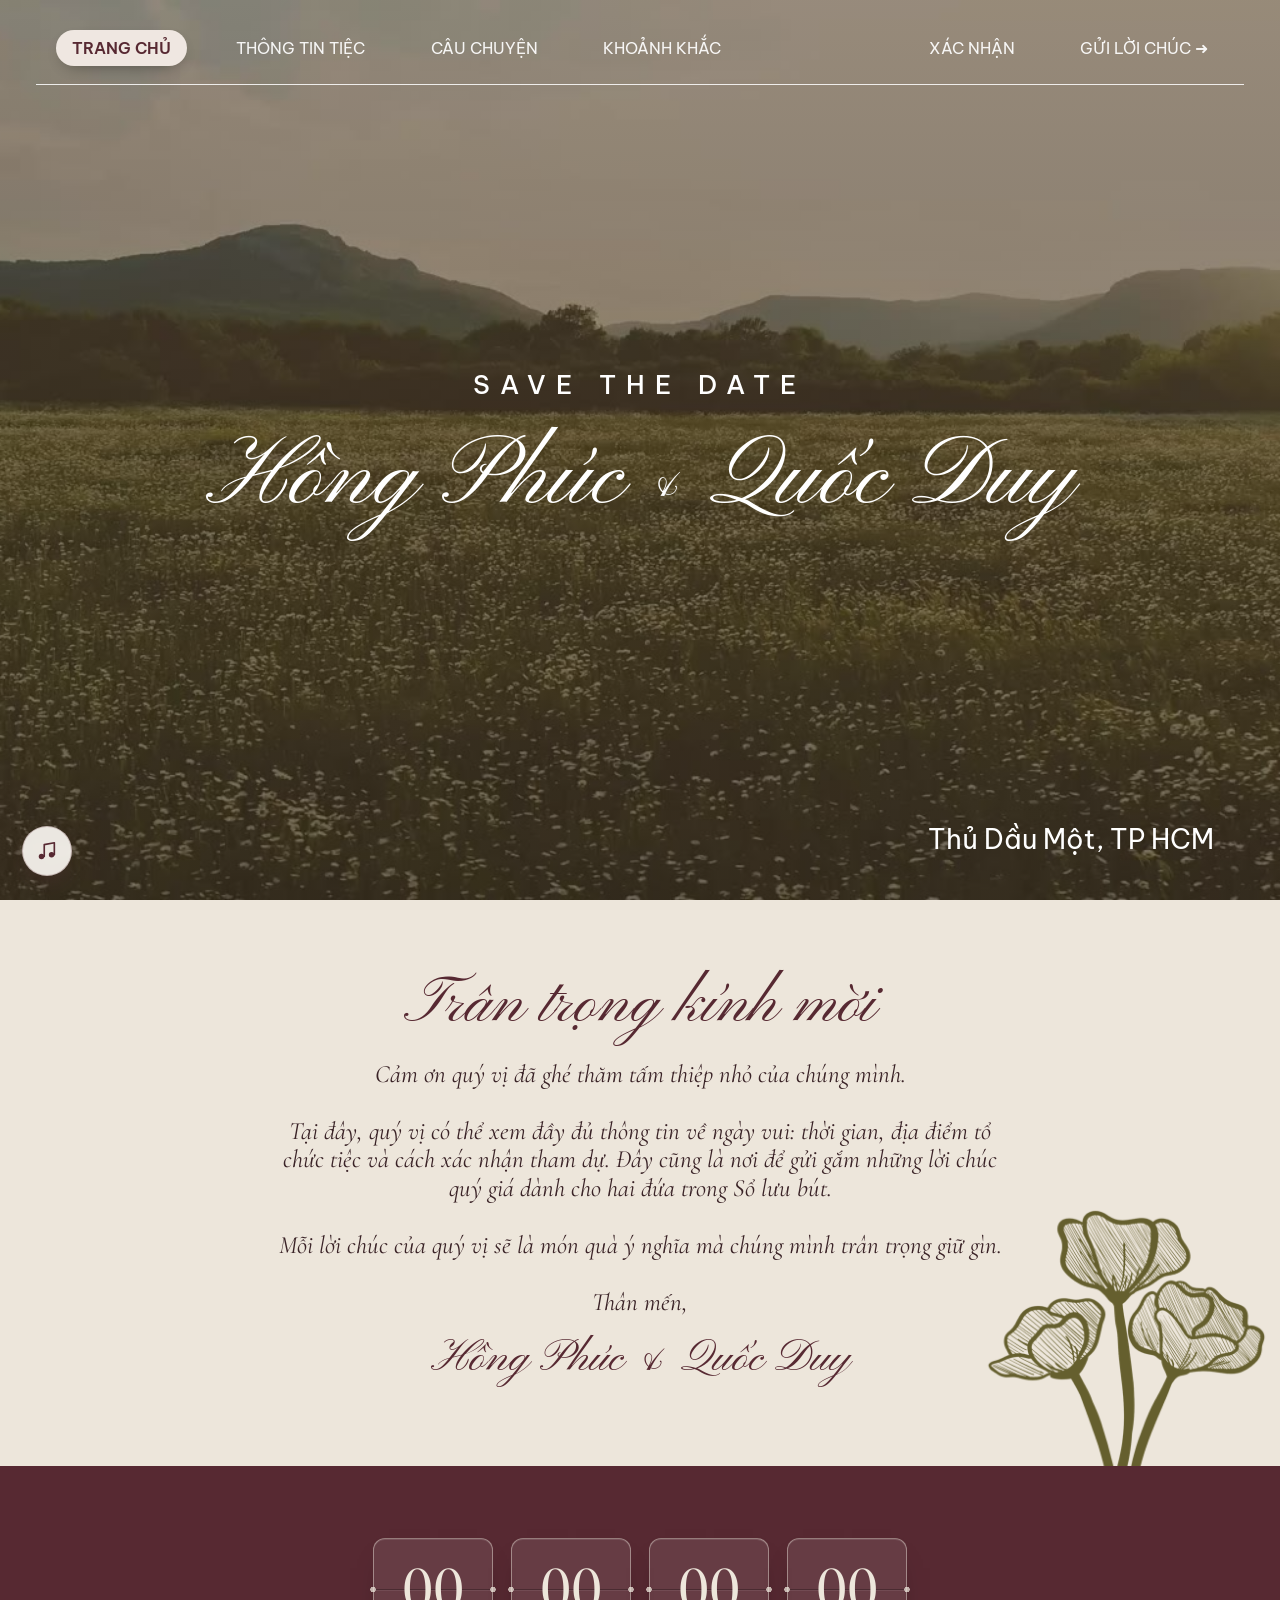
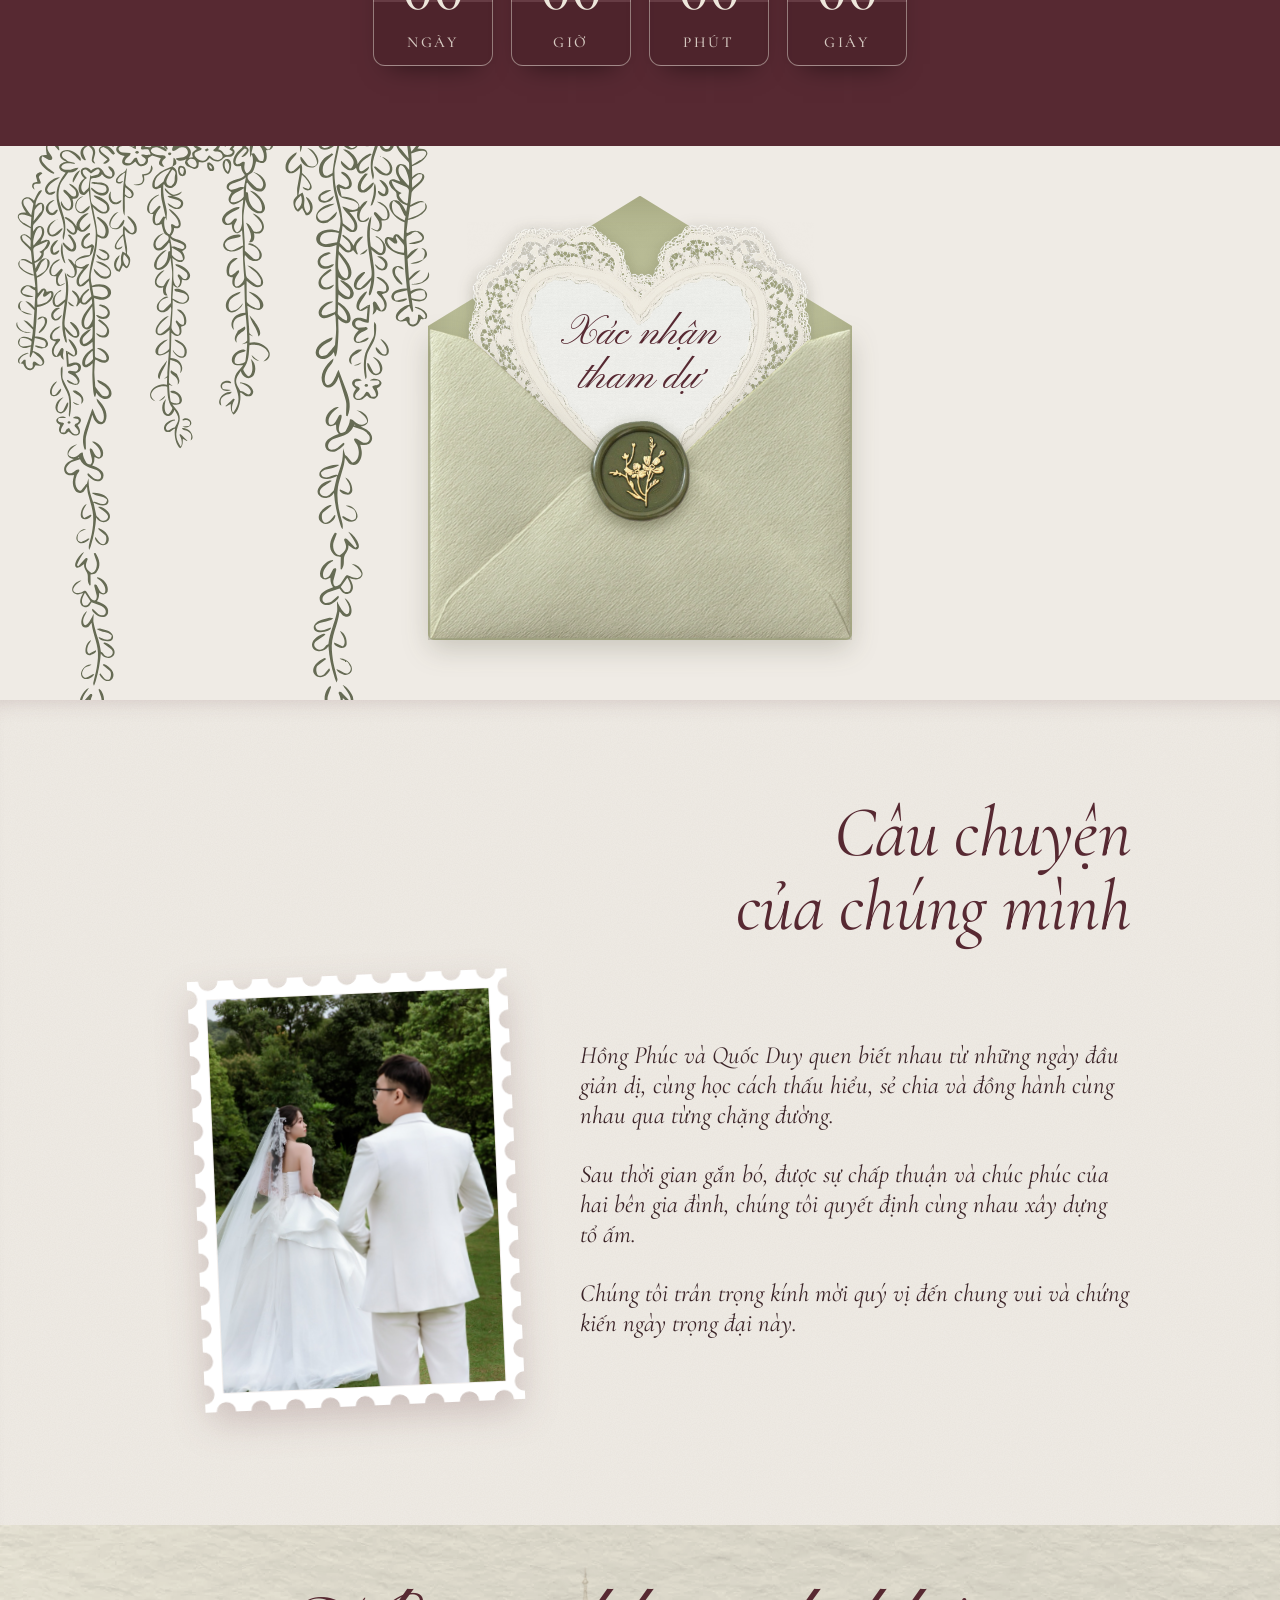
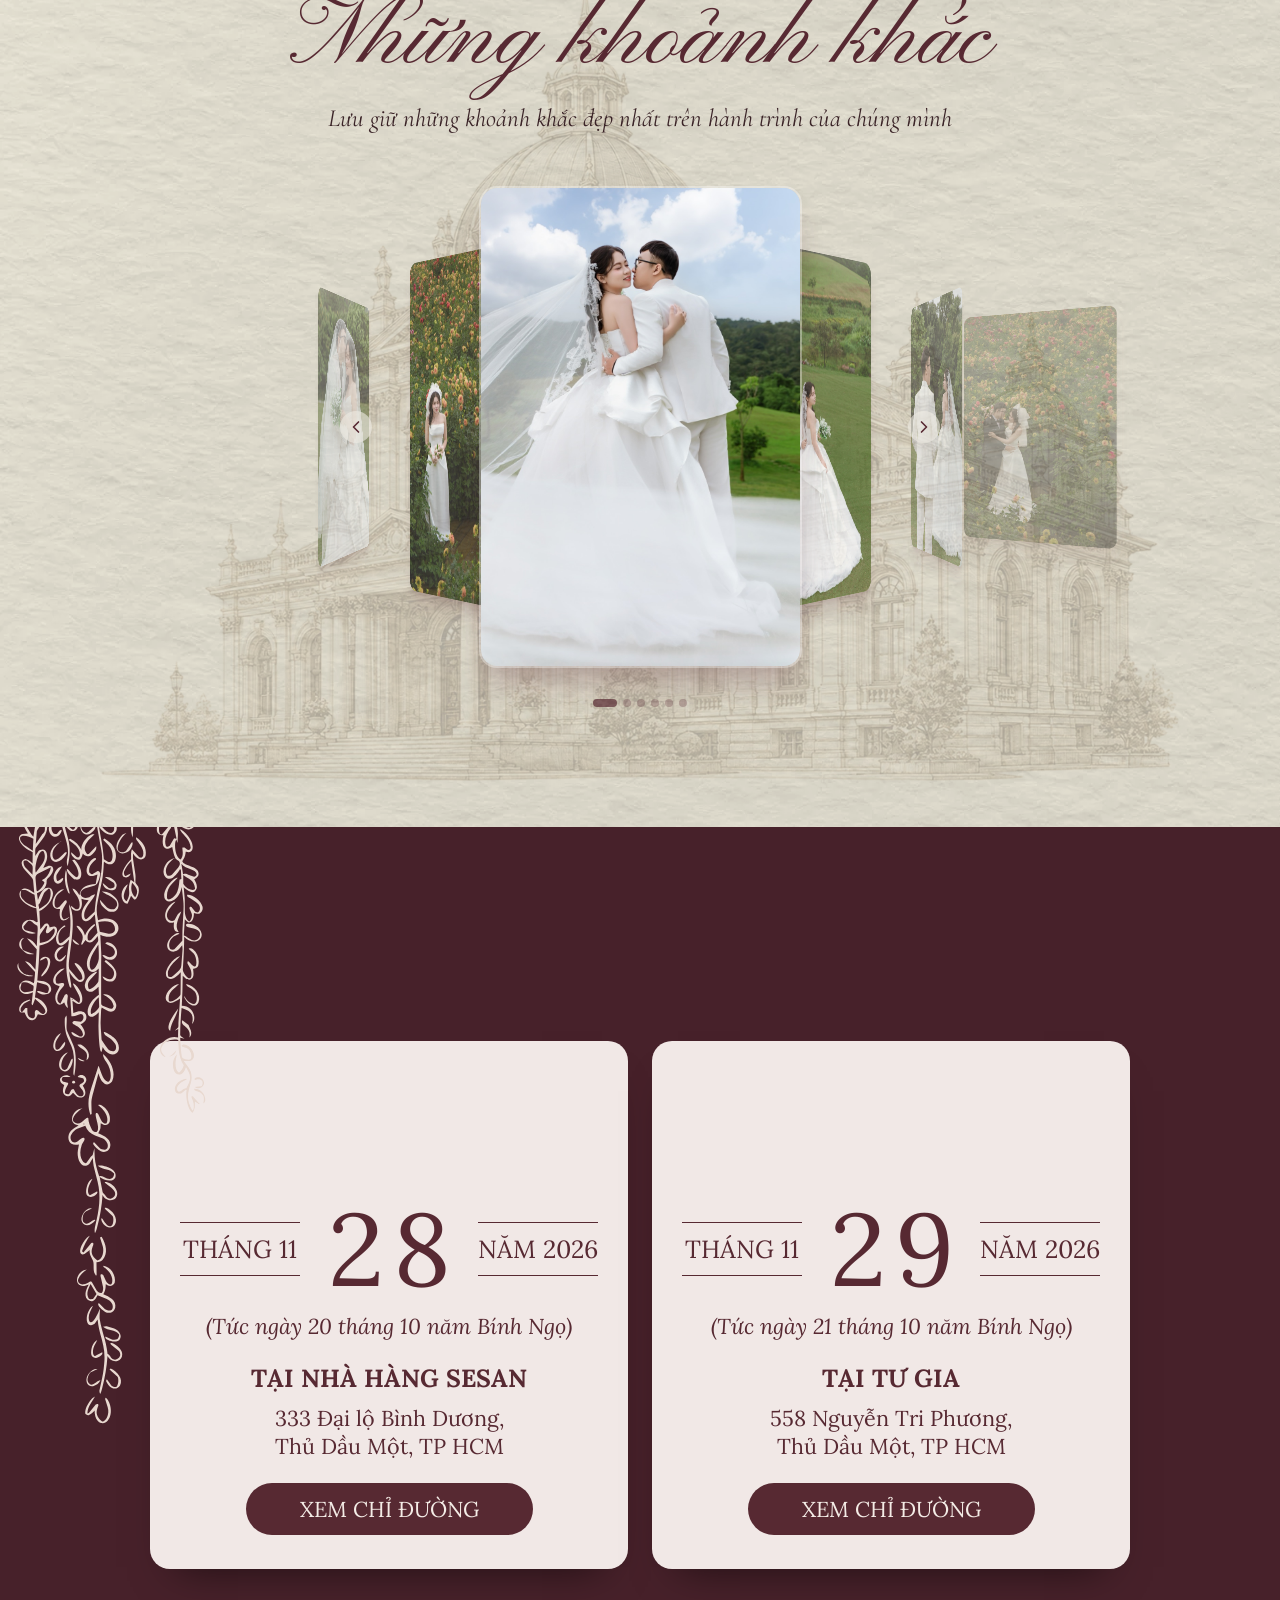
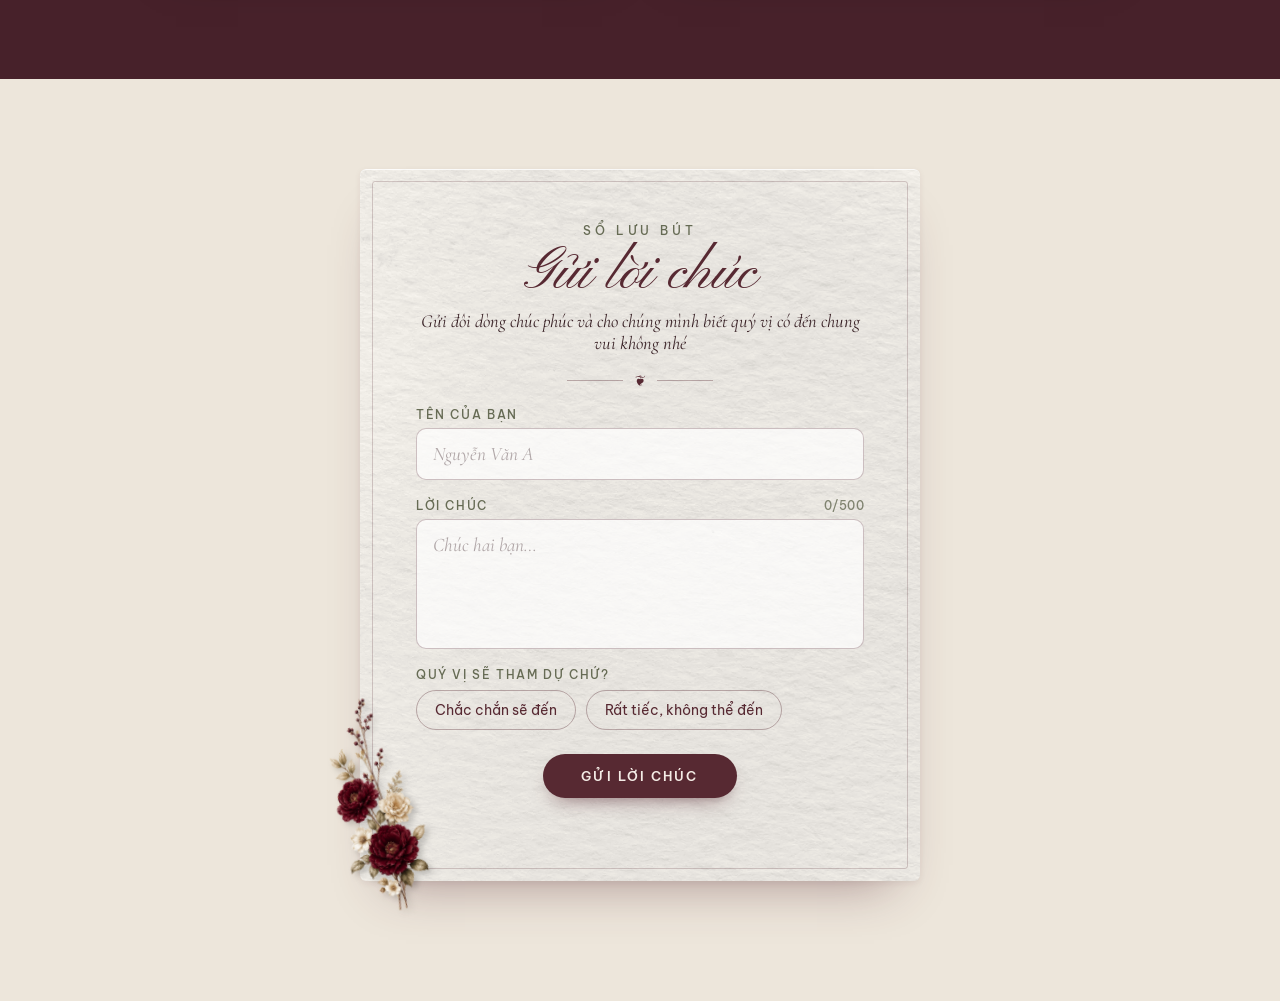
<file: index.html>
<!DOCTYPE html>
<html lang="vi">
  <head>
    <meta charset="utf-8" />
    <meta name="viewport" content="width=device-width, initial-scale=1" />
    <title>Hồng Phúc &amp; Quốc Duy · 28 &amp; 29.11.2026</title>
    <meta name="description" content="Thiệp cưới của Châu Thị Hồng Phúc và Phạm Huỳnh Quốc Duy: tiệc cưới 18:00 Thứ Bảy 28.11.2026 tại Nhà Hàng SESAN, lễ thành hôn 10:00 Chủ Nhật 29.11.2026 tại tư gia." />
    <meta property="og:title" content="Hồng Phúc &amp; Quốc Duy · 28 &amp; 29.11.2026" />
    <meta property="og:description" content="Trân trọng kính mời quý vị đến chung vui cùng chúng mình." />
    <meta property="og:image" content="preWedding/hero-bg.jpg" />
    <link rel="icon" href="image/favicon.png" />
    <link rel="preconnect" href="https://fonts.googleapis.com" />
    <link rel="preconnect" href="https://fonts.gstatic.com" crossorigin />
    <link href="https://fonts.googleapis.com/css2?family=Be+Vietnam+Pro:wght@400;500;600&family=Lora:ital,wght@0,400;0,700;1,400&family=Bodoni+Moda:opsz,wght@6..96,400;6..96,500&family=Cormorant+Garamond:ital,wght@0,400;0,500;1,400;1,500&family=Pinyon+Script&display=swap" rel="stylesheet" />
    <link rel="stylesheet" href="css/canva-style.css" />
  </head>

  <body>
    <a class="skip-link" href="#venue">Bỏ qua tới thông tin tiệc</a>
    <!-- Hand-drawn decorations, reused below -->
    <svg width="0" height="0" style="position:absolute" aria-hidden="true">
      <!-- poppy cluster (line drawing) -->
      <symbol id="poppies" viewBox="0 0 300 300">
        <g fill="none" stroke="currentColor" stroke-width="5" stroke-linecap="round" stroke-linejoin="round">
          <path d="M150 300 C148 240 140 190 132 120" />
          <path d="M150 300 C160 250 190 205 214 170" />
          <path d="M150 300 C140 260 104 230 78 210" />
          <path d="M96 70 C110 30 160 24 176 56 C200 40 236 60 222 96 C214 118 186 128 160 122 C140 132 104 122 96 100 C84 92 86 76 96 70 Z" />
          <path d="M184 150 C200 124 240 124 252 148 C272 146 286 170 270 190 C258 206 232 206 214 196 C196 204 176 192 178 174 C170 164 174 152 184 150 Z" />
          <path d="M40 176 C54 152 90 154 98 176 C116 176 124 196 112 210 C100 222 76 220 64 212 C46 216 30 204 34 190 C30 184 34 178 40 176 Z" />
        </g>
        <g fill="none" stroke="currentColor" stroke-width="1.6" opacity=".75">
          <path d="M112 100 L150 64 M120 108 L170 70 M132 114 L188 80 M146 118 L204 90 M104 88 L136 62" />
          <path d="M196 182 L232 146 M208 190 L250 156 M222 196 L262 166 M192 168 L218 144" />
          <path d="M52 202 L80 172 M62 210 L94 180 M76 214 L104 190" />
        </g>
      </symbol>
      <!-- one hanging vine strand -->
      <symbol id="vine" viewBox="0 0 60 400">
        <g fill="none" stroke="currentColor" stroke-width="2.6" stroke-linecap="round" stroke-linejoin="round">
          <path d="M30 0 C26 80 36 160 28 240 C24 300 32 350 30 400" />
          <path d="M30 30 c-14 -2 -18 12 -10 18 c6 4 12 -2 10 -18 Z" />
          <path d="M30 62 c14 -2 18 12 10 18 c-6 4 -12 -2 -10 -18 Z" />
          <path d="M31 96 c-14 -2 -18 12 -10 18 c6 4 12 -2 10 -18 Z" />
          <path d="M32 130 c14 -2 18 12 10 18 c-6 4 -12 -2 -10 -18 Z" />
          <path d="M31 166 c-14 -2 -18 12 -10 18 c6 4 12 -2 10 -18 Z" />
          <path d="M29 202 c14 -2 18 12 10 18 c-6 4 -12 -2 -10 -18 Z" />
          <path d="M28 238 c-14 -2 -18 12 -10 18 c6 4 12 -2 10 -18 Z" />
          <path d="M28 274 c14 -2 18 12 10 18 c-6 4 -12 -2 -10 -18 Z" />
          <path d="M29 310 c-14 -2 -18 12 -10 18 c6 4 12 -2 10 -18 Z" />
          <path d="M30 346 c14 -2 18 12 10 18 c-6 4 -12 -2 -10 -18 Z" />
          <circle cx="30" cy="392" r="5" />
        </g>
      </symbol>
    </svg>

    <!-- ── Hero ─────────────────────────────────────────── -->
    <header class="hero" id="home">
      <video class="hero-video" autoplay muted loop playsinline preload="auto" poster="image/thiep/hero-poster.jpg" aria-hidden="true">
        <source src="video/hero.mp4" type="video/mp4" />
      </video>
      <div class="hero-shade" aria-hidden="true"></div>
      <nav class="nav" aria-label="Điều hướng">
        <a href="#home" class="is-active">Trang chủ</a>
        <a href="#venue">Thông tin tiệc</a>
        <a href="#story">Câu chuyện</a>
        <a href="#memory">Khoảnh khắc</a>
        <span class="nav-gap"></span>
        <a href="#guestbook">Xác nhận</a>
        <a href="#guestbook" class="nav-cta">Gửi lời chúc <span aria-hidden="true">➜</span></a>
      </nav>
      <div class="hero-center">
        <p class="hero-save">Save the Date</p>
        <h1 class="hero-names"><span class="hn-name">Hồng Phúc</span> <span class="hn-amp">&amp;</span> <span class="hn-name">Quốc Duy</span></h1>
      </div>
      <p class="hero-place">Thủ Dầu Một, TP HCM</p>
    </header>

    <main>
      <!-- ── Invitation letter ─────────────────────────── -->
      <section class="invite">
        <h2 class="script">Trân trọng kính mời</h2>
        <div class="invite-text reveal">
          <p>Cảm ơn quý vị đã ghé thăm tấm thiệp nhỏ của chúng mình.</p>
          <p>Tại đây, quý vị có thể xem đầy đủ thông tin về ngày vui: thời gian, địa điểm tổ chức tiệc và cách xác nhận tham dự. Đây cũng là nơi để gửi gắm những lời chúc quý giá dành cho hai đứa trong Sổ lưu bút.</p>
          <p>Mỗi lời chúc của quý vị sẽ là món quà ý nghĩa mà chúng mình trân trọng giữ gìn.</p>
          <p>Thân mến,</p>
        </div>
        <p class="script invite-sign">Hồng Phúc &amp; Quốc Duy</p>
        <img class="deco-poppies" src="image/thiep/hoa-poppy.png" alt="" aria-hidden="true" />
      </section>

      <!-- ── Countdown ─────────────────────────────────── -->
      <section class="countdown-band" aria-label="Đếm ngược tới ngày cưới">
        <div class="countdown" id="countdown" aria-live="polite">
          <div><b data-cd="d">--</b><span>Ngày</span></div>
          <div><b data-cd="h">--</b><span>Giờ</span></div>
          <div><b data-cd="m">--</b><span>Phút</span></div>
          <div><b data-cd="s">--</b><span>Giây</span></div>
        </div>
      </section>

      <!-- ── RSVP envelope ─────────────────────────────── -->
      <section class="rsvp" id="rsvp">
        <div class="vines vines--left vines--art" aria-hidden="true">
          <!-- one vine artwork, placed twice: left copy shows the flower cluster,
               mirrored right copy is pushed up so only its strands drop from the top edge -->
          <svg class="vines-art" viewBox="0 0 870 1380" preserveAspectRatio="xMinYMin meet" style="fill: #666B54;">
            <defs><symbol id="vineArt" viewBox="1380 170 1262 3690" preserveAspectRatio="none"><path d="M1747.43,1544.52c17.01-.38,46.48-33.71,47.45-43.1,2.3-22.2,1.57-44.7,1.51-66.82-5.43,4.9-10.88,10.28-15.85,13.86-14.5,10.44-34-.69-39.58-16.36-14.43-40.56,12.92-84.7,35.94-118.34l15.02-21.95c4.23-6.18.75-23.08-.96-30.4-8.58,11.79-16.42,23.36-26.72,30.56-12.65,8.85-27.97,1.12-34.37-9.74l-15.81,24.37c-19.14,4.4,18.48-29.18-7.43-65.85l-18.61-26.34c-13.05-18.48,28.81-4.36,39.14,44.52,10.01-24.84,23.31-44.19,47.11-62.1l4.93,5.28-25.07,28.35c-11.57,13.08-17.44,35.01-11.76,51.54,1.5,4.37,13.37,2.34,16.39-1.25l31.39-37.34-6.29-36.78c-1.3-7.6-2.25-14.37-2.99-21.7l-3.89-38.66c-15.7,15.74-29.39,41.77-51.34,35.03-19.86-6.1-17.24-42.32-9.58-61.31,7.25-17.96,18.94-34.87,29.74-49.59-12.39-.65-25.88-3.25-36.96-7.41,5.27,18.33,5.51,55.49-14.86,62.41-15.52,5.27-39.72-8.29-35.85-25.43l10.15,8.74c4.7,4.05,9.43,7.9,12.88,10.05s15.38-2.29,16.82-6.65c7-21.28-.67-52.07-15.34-71.04-8.07-10.44-13.64-20.9-18.28-33.46,19.85,5.54,26.19,21.76,35.46,36.78,3.44-45.27,43.62-58.65,81.26-60.34l9.12-50.49-18.26,7.27c-6.09,2.43-19.13,1.69-24.86-2.31-31.11-21.73,6.79-93.66,33.3-93.14,1.86.04,3.23,7.4,1.9,8.7-21.61,21.17-36.85,33.54-33.68,66.99.42,4.38,11.33,13.52,15.26,11.15l27.44-16.59c4.14-2.51,13.71,7.22,12.77,13.84-2.3,16.12-9.23,56.79-27.45,62.63l-43.01,13.79c-12.97,4.16-32.13,17.46-28.26,34.5,4.69,20.65,34.25,22.61,48.76,10.11,6.23-5.37,11.95-7.66,24.51-11.4-14.12,35.39-27.63,37.59-49.77,83.53-11.23,23.29-4.71,59.07,8.3,46.62l38.67-36.97c2.76-33.91,6.51-67.41,12.97-100.77l16.76-86.5c5.76-29.71,7.4-59.06,7.85-89.38.45-30.25-1.09-36.44-6.14-65.64l-17.98-104.01-6.64-42.97-2.2-17.99-4.51-46.88c-6.61,9.12-11.85,17.93-19.17,23.43-11.42,8.58-26.55-1.29-30.87-12.68-12.27-32.37.29-68.87,27.5-89.75-20.25-17.02-29.11-49.91-10.04-63.31,17.36-12.19,38.27.66,44.37,16.42,8.71-13.2,35.05-24.92,45.94-18.37,30.63,18.44,14.67,49.15,60.84,56.89,8.42-2.01,9.97-25.17,4.52-31.82-54.88-67.03,33.03-26.61,13.19,23.82-6.7,17.02-25.69,25.59-42.37,15.06-7.98-5.04-15.53-14.58-23.06-23.77-20.21,34.43-53.97,16.19-59.1,31.3-4,11.79-5.3,34.23-4.66,47.88l3.25,69.06c2.22,47.23,13.49,42.74,30.84,62.28,10.98,12.36,29.86,32.29,45.33,26.8,17.77-6.3,12.09-40.84,5.26-48.49-22.72-25.44-35.53-20.07-62.53-48.56-19.38-20.44,88.49,14.85,81.93,78.92-.99,9.62-7.8,20.78-13.96,24.6-27.02,16.74-60.11-16.08-75.9-38.84l10.37,60.92c3.65,21.42,7.72,42.33,9.9,63.96l4.88,48.28,20.28,13.22c3.22,2.1,13.92,2.82,16.45-1.58,13.23-22.98,8.04-61.04-12.3-83.98l-28.09-31.67,6.5-5.87c17.38,12.22,32.44,23.64,42.91,40,24.91,38.89,17.08,91.04-9.63,96.9-10.38,2.28-22.75-2.35-30.19-9l-4.67-4.17c-.78-.7-1.58,4.58-1.64,5.94-1.38,34.15-3.53,67.19-10.12,100.68l-21.71,110.31c-6.16,31.3-4.89,62.8,3.01,94.19,30.24-12.65,61-12.9,85.36,6.64,14.75,11.83,20.24,30.79,15.66,47.62-4.82,17.71-19.19,30.89-40.12,33.52-16.55,2.08-33.48-2.69-49.6-11.01l4.66,97.5c.86,17.94-.42,35.27-.43,53.52l-.09,168.04.29,47.45c.03,4.44,2.8,9.43,7.32,11.38l34.88,15.03c2.92,1.26,11.52.74,14.16-.3,3.3-1.31,6.79-9.6,6.23-13.31-7.44-49.81-64.31-60.09-49.54-62.39,30.6-4.76,60.34,33.61,62.7,56.58,1.07,10.45-2.29,22.07-7.65,27.75-19.33,20.5-46.96-1.66-65.47-13.22-1.13,4.06-3.04,12.21-3.21,16.35l-2.33,58.02c-.78,19.5,1.4,40.27,2.68,60.92l2.17,35.09c.31,4.98,30.09,46.94,35.74,54.62,4.29,5.84,22.63,10.01,28.85,5.85,10.7-7.17,10.52-26.98,3.58-37.84-26.68-41.77-51.3-34.47-56.8-59.87-3.11-14.35,44.9,21.46,48.46,24.5,28.12,24,37.62,68.32,14.5,85.51-26.61,19.79-57.22-9.1-68.68-33.2l-5.4,25.22c-13.67,9.48-15.96-136.08-15.88-139.58l1.56-71.27c-8.37,9.71-17.28,18.28-29.81,24.1-8.12,3.77-21.88-3.33-24.27-11.93-10.79-38.91,23.43-84.17,54.78-104.94l-1.84-42.76c-13.2,13-30.29,33.32-49.95,25.86-13.79-5.23-21.08-21.42-18.64-37,8.42-53.8,74.54-81.65,57.47-61.72l-32.2,37.6c-12.37,14.45-12.92,32.5-4.92,49.09ZM1790.05,486.2l29.13-8.44c8.04-2.33,16.62-15.34,15.81-24.34-.27-2.95-3.35-8.07-5.52-9.64s-10.71-.46-12.92,1.44l-28.81,24.76-24.67-24.62c-3.28-3.27-13.98-.71-16.47,2.68-11.05,15.07,5.89,34.37,19.37,49.5-28.07,19.29-42.63,73.94-16.13,92.69,34.49-44.23,22.9-17.98,28.83-64.69l5.77-45.46c-1.77-1.93-.23-.25,5.62,6.13ZM1845.83,1249.02c10.83,2.63,27.61-4.58,30.92-14.43,5.73-17.08-2.91-39.21-19.23-46.57-20.21-9.12-42.52-6.76-63.47-.91l7.8,51.23,43.98,10.68ZM1796.82,1380.34c.68-26.03-.24-47.3-2.31-74.07l-25.8,45.52c-27.71,48.88-17.51,91.28-5.7,89.07,18.29-3.44,33.39-43.78,33.82-60.51ZM1798.74,1636.96l-1.87-49.46c-21.01,19.23-47.51,59.34-38.9,88.58,12.54-.9,41.12-30.03,40.78-39.12Z" style="fill: inherit;"/><path d="M2215.27,2096.7c-5.55,5.15-21.75,3.48-26.86-.45-5.54-4.26-10.3-16.95-8.62-25.93,5.28-28.3,29.95-45.11,57.76-49.3.83,3.6,1.75,7.53,1.09,4.69-23.01,6.56-60.08,37.98-44.62,59.62,10.7,14.97,26.96-17.08,43.53-14.38l10.52-22.8c17.81-38.6,4.63-54.98-12.31-89.54-4.77,16.56-10.88,31.05-24.87,37.87-14.61,7.12-30.07-3.51-35.27-18.17-10.15-28.62-7.24-64.48,15.15-87.74-8.1,29.71-14.32,77.88,6.49,95.82,9.41,8.11,30.56-35.17,26.51-39.31-26.06-44.86-24.13-83.56-26.98-133.06-33.82-8.9-72.63,7.52-84.51,41.66-7.02,20.17,8.75,36.05,21.6,49.8-23.5-4.86-32.52-30.2-27.45-52.32,8.48-37.02,54.69-65.1,89.68-51.93l-.2-16.28.79-28.67-17.43,9.2,15.54-15.63c4.35-4.38,2.54-19.78,2.97-26.61l8.18-129.64c-18.52,12.36-46.42,35.13-64.46,16.45-27.46-28.41,23.62-90.49,59.58-94.07-26.95,28.37-55.58,40.82-52.15,85.11,2.03,26.23,59.13-15.28,59.39-30.5l.73-44.16.23-71.96c-14.81,17.87-40.4,45.29-62.81,31.76-37.09-22.38,22.65-113.03,59.7-117.68l-34.73,35.58c-10.08,10.33-19.28,26.99-25.16,41.3-2.66,6.47-1.56,22.8-.27,29.9.78,4.31,14.96,5.94,18.74,3.01,13.09-10.1,26.61-23.52,38.28-36.36,6.46-7.11,8.92-16.39,9.61-26.19l5.87-82.81c.45-6.34-.98-15.98-1.85-22.87l-13.5,17.94c-9.67,12.85-28.18,20.1-43.37,14.01-16.22-6.5-21.16-23.38-17.93-40.09,5.99-30.97,52.82-71.44,61.4-52.41l-24.62,11.81c-18.52,8.88-36.27,42.17-23.18,67.95,2.56,5.04,18.33,6.15,21.97,2.06l39.72-44.69.79-53.07,1.67-32.45,3.5-75.66c.74-15.93,1.02-33.74-.66-49.58l-8.02-75.58c-5.83,29.39-16.8,57.26-45,72.22-9.71,5.15-24.38,7.73-32.9-.02-34.88-31.73,28.14-122.84,57.9-121.3l-29.06,31.53c-18.45,20.02-29.26,50.89-24.23,79.15,2.01,11.28,35.79.85,51.13-37.56,11.67-29.22,8.34-62,12.3-63.43l7.99-2.88-2.27-46.59c-.05-.99-3.6-5.63-3.91-6.53-.32-.95-14.16,29.17-36.81,45.54-9.66,6.98-26.56,7.43-35.13-1.26-8.04-8.15-12.84-22.63-11.61-34.35,3.42-32.67,25.47-61.74,57.16-68.4-28.11,18.29-59.14,59.02-39.12,91.22,3.64,5.85,20.93,1.06,25.18-4.06l29.74-35.77c7.94-9.55,14.06-25.14,4-35.44-3.78-3.87-15.02-10.16-17.45-15.34-7.5-15.98-11.85-37.07-15.82-59.52,1.69-.58-2.12.79-4.97,1.81-6.62,3.47-15.41,7.18-22.19,7.13-6.17-.05-16.06-9.38-18.04-16.34-5.18-18.18-2.55-35.87.94-54.94-20.1.78-33.85-11.96-33.36-32.47.91-37.83,23.98-73.4,59.8-88.92,6.77.73,6.72,1.42.34,4.31-69.52,40.56-51.17,134.65-30.41,107.83l28.64-37c2.4-3.1,4.52-5.28,6.12-6.4s6.53,1.1,7.35,2.87c1.09,2.36.04,9.75-1.88,12.17-19.92,25.09-35.12,60.22-24.11,94.89,2,6.31,17.11,2.12,20.09-3.4l16.69-30.91c.96-1.78,3.43-5.28,4.56-6.45s3.09.31,10.12,2.84c-.96,3.51.32-1.18,1.29-4.73l-20.52-105.45c-4.65-23.92-3.49-49.24-3.39-73.78-.28-3.38-.58-7.06-.29-3.49l-23.89,11.44c-6.01,2.88-20.22-6.43-21.37-13.55-7.74-48.22,28.8-91.83,69.02-111.98l38-19.04c1.58-6.34,4.35-18.07,4.6-23.77l1.3-29.64c13.42,3.49,18.08,33.16,13.32,41.38-2.59,4.47-10.69,8.97-19.28,14.12,24.87,17.44,24.47,30.46,26.1,59.77l.41,7.4c1.32,23.62-2.14,52.25-24.97,63.84-17.5,8.88-38.17,2.66-44.84-17.79l-5.3-.03c-3.14,42.93,1.37,81.05,10.33,121.96,4.23,19.31,9.14,40.56,8.37,59.98l-1.75,44.46-6.2-18.55c-13.2,21.11-6.05,94.92,22.36,106.81,19.5-26.55,3.42-61.02,9.5-63.67,1.97-.86,7.99-1.19,9.67.11l12.7,9.83c2.12,1.64,8.46,2.85,11.11,2.45,3.32-.5,7.37-9.53,7.07-13.09-3.57-41.91-32.71-59.4-52.47-91.15l.31-5.13c.32-5.21,73.33,53.78,60.9,105.46-3.17,13.19-15.3,18.22-26.82,15.41-2.08-.51-6.93-2.29-7.07-1.09l-1.07,9.07c-1.79,15.16-7.41,27.9-16.15,40.64,8.07,28.08,91.84,24.17,81.19,74.61-1.6,7.57-13.21,15.93-21.12,21.52,8.63,18.01,23.39,43.99,3.57,63.36-16.95,16.56-43.61-9.86-56.5-20.46l5.29,63.21.39,64.86c.09,15.67,5.93,47.94,23.19,54.6,11.1-14.26,16.49-31.52,10.07-46.19l-9.48-21.68c-1.08-2.47-.07-8.24,1.24-10.21s8.8.25,10.31,2.31l15.05,20.57c2.32,3.17,13.21,8.01,16.66,5.41,11.72-8.83,12.84-31.98.03-44.41-14.39-13.97-33.63-27.25-51.14-37.28-2.62-1.5-6.69-10.82-3.49-11.19,25.04-2.87,69.46,31.78,76.43,62.78,3.27,14.53-.84,31.03-16,37.44-6.47,2.74-21.09-1.21-27.26-3.74,1.4,18.32-5.3,53.41-25.91,50.48-6.22-.88-13.5-8.26-19.87-16.29l-4.93,85.27c21.76,8.16,41.37,33.74,61.9,25.01,15.38-6.54,25.66-29.91,16.37-44.36-17.27-26.87-74.5-17.73-66.64-38.71,4.31-11.49,73.01.95,78.14,51.09,2.1,20.5-11.57,37.34-31.16,39.65-22.63,2.67-41.57-8.4-56.75-25.48-.33,59.87-2.95,114.1-6.83,172.39-1.3,19.53,25.93,53.38,36.26,48.64,10.88-4.99,8.38-38.03.32-53.46l-13.13-25.15c-.9-1.73-.13-7.23.56-9.12,4.3-11.78,17.06,19.42,34.41,25.35,15.49,5.3,11.76-54.02-3.81-69.7l-25.46-25.64c7.88-3.28,15.71-1.5,21.59,3.63,24.7,21.52,33.72,53.9,26.96,85.71-2.83,13.32-17.14,16.2-26.35,17.6,1.65,16.02,9.03,47.89-13.18,57.67-4.93,2.17-18.05-.32-22.09-4.11l-16.62-15.58-1.55,82.05-3.09,77.26c34.07.31,56.98,23.01,62,54.89,2.47,15.68-.68,32.14-10.74,42.19,6.68-27.96,5.79-52.94-17.14-69.36-8.42-6.03-21.31-10.56-35.23-16.35-4.05,47.74-6.92,94.06-7.02,142.96-.02,7.89,17.34,17.41,22.74,21.66l-22.56-5.79c.96,33.85,3.48,65.34,7.85,100.15,1.91,15.22,38.52,20.01,44.21,13.82,7.55-8.22,3.97-26.17.3-35.86-11.89-31.42-36.59-22.92-45.05-34.19-2.78-3.71,9.15-12.35,25.64-4.63,20.47,9.58,36.51,31.75,36.3,56.58-.09,10.18-6.04,23.6-16.12,26.46-10.03,2.84-21.01,2.04-31.33.71l-4.17.92,21.83,30.53c18.87,26.39,22.4,58.07,13.11,88.47-18.93,61.94-19.46,88.36,7.6,142.42,5.82,11.62,16.16-26.34-1.45-63.24-.92-1.94-2.11-6.29-2.48-8.11s6.5-3.62,7.67-2.18l4.64,5.7c9.75,11.98,16.4,19.46,28.9,33.31,3.98-1.51,1.54.32-2.19,2.75l-21.25-14-.62,25.49c-.42,17.46-11.26,35.38-12.98,33.92-24.12-20.4-34.53-86.46-28.3-120.93-2.5-1.2-5.59-2.75-4.29-2.03l-19.37,17.95ZM2144.6,551.72l32.85-32.27c4.57-20,11.37-36.56,23.51-52.16l15.2-28.3c-32,12.74-49.07,22.42-69.96,48.43-19.89,24.75-19.41,68.14-11.23,67.65,1.64-.1,8.4-2.14,9.63-3.35ZM2218.92,548.84c27.36-29.34,13.38-37.25,21.35-73.96,3.05-14.06-3.1-25.31-16.47-30.58l-14.79,28.52c-7.02,13.53-13.17,29.5-15.96,44.65-3.1,16.87,9.26,31.88,25.87,31.37ZM2276.35,945.48c4.63,1.08,13.03-7.22,13.15-11.64.82-30.42-53.64-25.87-76.91-57.92l8.52,56.16c23.21-6.03,16,4.25,55.24,13.4ZM2281.54,1007.25c-6.66-50.1-31.45-44.42-59.62-70.42l.16,46.18c19.27,35.68,61.49,39.56,59.46,24.24Z" style="fill: inherit;"/><path d="M1816.5,2625.47c1.02,5.5,12.63,13.83,15.14,19.12,4.12,8.7,15.31,14.99,24.1,14.54,8.47-.44,18.77-8.45,22.41-17.69,9.21-23.36-24.92-45.64-43.8-61.3l-5.26-4.36c-13.53-11.23,37.06-5.91,56.68,37.88,8.1,18.07,4.08,40.81-13.93,50.09-22.15,11.41-48.1-2.92-56.03-25.33-3.79,59.98-12.41,114.58-26.64,170.47-3.06,12.01-4.87,22.43-11.6,34.2-3.17-14.79-1.52-28.21,2.02-43.17,18.53-78.28,29.77-154.19,10.92-232.79l-16.82-70.13c-4.39-18.32-5.9-37.75-7.17-54.78l-16.83,30.58c-3.18,5.78-16.37,11.44-22.33,11.33-27.65-.48-41.66-50-35.68-83.46l5.32-29.72c-14.84,1.84-27.35,2.71-37.8-3.8-9.35-5.82-15.44-19.85-15.48-32.11-.08-24.71,14.34-42.79,34.15-54.9l17.71-10.83c-22.8-4.16-35.5-17.04-33.27-38.31,2.81-26.77,25.29-49.89,52.68-53.07-20.45,10.06-59.9,52.6-45.54,70.15,2.83,3.46,9.88,7.84,15.37,9.32,31.24,8.39,45.13-37.43,59.02-27.77.98,24.23,9.2,41.64,19.3,63.75,2.85,6.24,19.25,14.47,23.96,9.87,20.01-19.54-12.71-83.18-4.71-99.08,1.12-2.22,9.71.9,10.69,3.08l14.26,31.53c10.63,23.5,26.19,22.12,28.36,18.52,10.05-16.65,2.35-44.25-11.45-63.71-7.06-9.97-15.11-18.41-24.08-26.18l-5.07-4.39c-.91-.79-.26-3.15.99-3.34,21.91-3.19,65.36,42.53,56.2,86.85-3.16,15.29-17.56,25.52-31.29,18.45l-14.44-7.43-1.25,24.65c-.41,8.07-6.23,19.71-11.42,28.09,30.54,13.61,72,34.32,59.25,76.93-6.15,20.54-28.48,29.21-48.18,18.2-8.04-4.5-50.25-38.74-31.73-46.05l27.65,29.66c5.57,5.97,22.92,11.59,30.52,8.35,12.11-5.17,13.14-22.91,8.14-33.61-4.55-9.73-12.66-20.81-21.59-24.56l-39.97-16.77c-23.84-10-40.33-26.55-49.17-51.86l-40.63,16.86c-12.04,5-22.38,18.73-29.94,30.71-8.66,13.73-2.54,41.5,18.11,41.57,16.84.06,34.18-31.26,46.24-23.31,9.75,6.43-8.79,27.74-11.72,36.61-22.58,68.31,15.6,108.08,25.07,93.98l19.74-29.39c1.98-2.95,8.33-9.05,10.25-11.3l8.56-35.74,1.8,44.66c1.45,36.18,13.12,71.47,22.87,105.53,20.29-11.2,37.9,25.38,65.71,8.72,5.22-3.13,10.64-18.16,8.9-24.19-21.2-28.38-52.06-15.07-82.19-41.78,16.19-3.48,28.22.1,41.79,4.41,18.35,5.83,35.03,13.98,44.76,31.83,4.04,7.41,4.66,20.29,1.36,27.54-12.74,27.93-60.38,12.13-78.12-3.61l15.12,81.83ZM1724.35,2261.47c0-1.26-1.03-2.29-2.29-2.29s-2.29,1.03-2.29,2.29,1.03,2.29,2.29,2.29,2.29-1.03,2.29-2.29Z" style="fill: inherit;"/><path d="M2182.84,306.81c1.57,3.34,7.45,8.29,11.43,11.24l-1.14,10.79c-.59,5.53-26.73-16.21-46.47-23.58-5.99-2.24-20.26.91-26.89,3.21-4.92,1.7-10.62,12.97-10.36,18.11s6.73,13.86,12.37,17.07c35.35,20.16,59.38,1.54,66.66,19.86,5.23,13.16-19.06,14.89-18.69,38.51.11,6.81,6.18,16.41,12.09,24.77-11.18.51-29.29-6.93-28.98-23.93.13-6.95,6.05-20.04,9.86-28.79l-46.35-18.06-19.54,14.47c-8.27,6.12,5.67,25.36-14.75,44.01-7.27,6.64-21.45,12.04-32.76,7.49-10.22-4.12-16.95-16.22-23.69-27.44-14.83,20.42-34.93,30.64-58.61,20.79-19.59-8.15-11.96-37.38,2.13-55.67-15.91-3.44-32.91-11.18-41.2-25.39-10.38-17.8-3.08-37.57,15.88-45.45,15.67-6.5,36.52-6.04,52.05,1.93l20.4,10.47,1.04-39.98c.35-13.34,11.44-27.05,23.07-33.44,6.66-3.66,21.02-4.03,26.99-.66,23.96,13.53,17.13,51.86,10.51,73.33l22.13,4.13c2.34.44,7.81-.93,9.57-2.48,6.97-6.12-10.86-16.53-7.3-44.99,1.19-9.52,10.56-46.83,21.56-43.46,13.02,4,39.18,80.15,6.33,75.45,9.39-23,5.76-36.18-7.17-59.69-11.67,22.58-15.89,46.63-4.01,65,18.64-2.49,34.73-.25,51.35,6.95l12.52,5.43ZM2018.19,377.25c1.92-3.93,15.03-9.47,16.21-5.48l6.31,21.21c1.82,6.12,6.11,13.97,10.45,16.36,3.88,2.14,14.79,1.21,18.29-1.24,11.64-8.16,18.48-27.21,6.06-36.56l-15.43-11.63c-2.04-1.54-2.56-10.58-.01-10.52,24.97.62,20.72,8.8,48.38-1.28l-11.05-27.7c-9.56-8.11-35.44,2.61-40.52-6.1-5.51-9.44,18.34-41,5.09-73.5-2.6-6.37-21.38-.34-24.24,5.83-3.63,7.81-7.33,17.16-7.5,23.34l-1.26,45.54c-30.84-11.89-9.51-17.27-49.51-20.17-13.61-.99-35.05-.66-41.78,11.98-7.11,13.36,8.53,29.24,21.48,30.07l39.24,2.51c4.16.27.95,12.76-2.64,15.48-17.6,13.35-34.69,38.86-22.36,46.42,5.95,3.64,23.38,4.05,28.23-.67,6.46-6.28,12.97-16.52,16.58-23.9Z" style="fill: inherit;"/><path d="M2194.27,318.05c-2.26-3.7-7.27-8.5-11.43-11.24l-7.34-17.48c-7.66-18.24-7.58-38.47,3.81-55.04,7.58-11.03,21.02-18.08,34.27-16.58,32.56,3.7,40.71,47.25,35.62,77.05,11.06-3.57,25.96-7.87,37.91-5.59,17.85,3.41,30.32,19.29,34.61,32.22,6.01,18.1.49,35.47-8.52,48.31l21.71-3.38c-2.87-8.41-6.53-24.07-1.3-30.88,6.72-8.75,16.22-15.7,23.16-20.65-18.66-11.86-38.5-38.88-21.67-57.11,6.05-6.55,24.23-6.44,31.47-2.18l17.98,10.58c7.72-21.96,39.79-27.49,60.18-30.07-2.88-19.13-2.85-37.62,2.18-55.41,15.07-1.4,39.29,41.48,43.51,49.85,7.65-2,20.78-3.26,26.66,1.16,14.38,10.79,2.57,26.99,18.6,30.34,7.95,1.66,15.87,4.4,19.47,8.15,10.11,10.5,4.53,29.96-6.68,44.17,14.45,10.48,12.04,26.2,3.9,38.79-11.61,17.95-33.42,6.61-45.38,13.96-11.37,6.99-20.05,25.15-36.57,26.11-31.86,1.85-41.31-19.86-45.61-20.85-3.4-.78-13.56,38.72-58.16,24.69-.6,11.22-1.04,20.21-2.77,30.6-1.48,8.94-18.27,15.72-25.98,11.97l-32.54-15.85c-5.87-2.86-13.03-16.99-13.01-23.48.01-5.84,4.82-14.76,8.56-21.62-17.87,10.72-39.86,17.41-58.46-1.08,11.33-11.45,50.12.06,63.78-30.73,4.68-10.54.04-30.54-10.08-38.76-6.65-5.41-27.07-6.12-33.95-.94l-22.62,17.04c-2.85,2.15-10.45,4.05-13.41,2.17-13.85-8.78,26.25-57.22-.88-94.45-8.1-11.12-41.1-.3-43.53,14.5-5.96,36.31,31.44,75.85,12.51,71.68ZM2472.67,252.31c17.49-15.6-3.52-38.57-17.88-53.51-3.27,14.06-3.04,26.84-1.08,39.97l18.96,13.54ZM2534.9,310.1l12.93-17.56c1.79-2.43.65-12.37-1.67-14.23s-8.33-3.72-11.64-3.8l-17.69-.43-3.21-25.56c-.55-4.36-10.23-10.25-14.08-8.78-41.83,15.97-.78,36.82-28.44,76.34,14.66,5.58,25.18,15.54,31.42,30.01,11.55,10.06,32.85,6.81,41.2-2.91,2.27-2.64,6.57-11.29,4.24-12.9l-9.94-6.88-6.66-4.55c-1.48-1.01,1.78-6.35,3.54-8.74ZM2396.43,387.16c18.43-8.17,20.12-38.85,29.14-29.78l16.56,16.64c6.65,6.68,19.19,11.34,27.34,10.03,8.63-1.39,20.91-8.42,23.9-17.67,3.15-9.76-2.76-22.69-9.79-28.99-15.58-13.94-30.87-1.61-38.25-10.96-5.99-7.6,18.74-16.62,20.66-37.17,1.08-11.54-4.5-23.13-12.2-29.08-17.85-13.78-47.31,2.38-63.71,16.01-6.63-3.96-44.63-24.83-48.23-9.13-7.19,31.39,45.25,37.5,39.94,48.59-4.73,9.88-12.07,7.45-34.37,22.01-4.19,2.73-4.58,17.95-1.72,21.92,12.18,16.91,28.33,37.52,50.74,27.58ZM2346.94,428.05c16-8.29,5.52-41.07-6.91-48.53-6.51-3.91-17.36-4.1-22.04-1.48-4.68,2.61-13.57,12.62-12.8,18.18,2.27,16.3,25.69,40.15,41.75,31.83Z" style="fill: inherit;"/><path d="M1738.56,3194.87c-17.86-24.65-3.89-56.67,7.78-79.7-8.3,3.61-20.9,8.32-29.69,8.25-20.35-.15-32.49-18-29.35-37.02,4.13-24.97,23.13-47.36,49.5-50.66-18.37,14.13-35.19,28.57-43.35,50.34-4.93,13.17,2.69,22.64,15.09,28.97,36.8,2.73,44.72-28.66,56.05-7.55l21.59,40.21c3.66,6.81,19.88,17.28,26.32,11.69,5.52-4.79,7.52-22.73,5.75-30.71l-12.79-57.71c-.45-2.03.86-7.51,1.75-9.42,1.18-2.54,10.73.94,11.86,3.53l13.81,31.63c3.86,8.83,12.83,18.21,22.78,19.35,10.1,1.16,17.03-31.79-5.63-65.01-21.94-32.17-31.31-23.48-30.22-35.69,36.55,3.64,65.57,52.91,57.34,90.1-1.36,6.16-10.59,15.86-16.48,17.43-16.09,4.3-28.88-12.95-28.98-7.98l-.13,6.93c-.3,16.47-4.03,32.13-12.09,45.35,29.79,13.73,67.58,31.09,59.97,72.64-1.76,9.6-9.8,20.5-17.16,23.76-9.66,4.28-22.87,4.16-33.12-1.99-9.16-5.5-47.1-36.6-32.22-47.41l29.8,32.1c5.38,5.8,23.45,10.51,30.8,6.99,11.74-5.62,11.48-23.76,6.74-34.06-6.43-13.97-16.59-21.7-29.95-27.35l-43.72-18.48-10,17.91c-2.83,5.06-12.1,12.32-17.69,13.27-6.68,1.14-19.78-3.41-24.35-9.72ZM1770.61,3189.13l14.77-23.31-29.84-52.16c-10.9,23.58-23.69,50.42-10.11,74.68,4.23,7.55,21.1,7.24,25.18.8Z" style="fill: inherit;"/><path d="M1665.58,462.5l-19.57,33.18c-8.96,15.19-20.48,31.58-24.77,49.36-8.18,33.9-11.25,71.12-2.75,104.7l23.94,94.54c12.05,47.57,9.3,96.01-2.13,144.94-10.64-23.62.93-45.26,1.62-68.24,3.09-102.99-95.95-203.32,9.55-356.89l-20.42-10.52c-5.84-3.01-12.59-14.07-13.44-20.37-2.92-21.61,16.68-32.34,39.63-38.96-11.9-4.66-27.28-14.48-33.34-27.39-7.59-16.18-.19-33.38,14.91-40.84,12.61-6.23,29.46-6.5,42.66-.48,19.46,8.87,64.01,40.09,48.93,65.75l-18-21.41c-12.61-15-26.04-29.16-43.97-38.27-9.61-4.89-26.8-.83-32.21,7.08-10.19,14.89-2.3,30.72,11.57,38.98,6.08,3.62,15.25,14.89,21.34,16.48l28.89,7.53c1.37.36,4.26,7.67,2.85,7.48-16.76-2.17-44.48-11.02-64.05,5.75-3.66,3.14-8.17,11.12-8.43,15.23-.3,4.8,8.52,12.14,14.29,13.75,36.44,10.19,54.7-11.62,78.29-11.36-10.17,20.73-28.05,32.54-55.4,29.97Z" style="fill: inherit;"/><path d="M1648.77,1459.78c2.08,30.36,12.49,63.51,9.04,76.09-.58,2.13-7.41-4.13-8.22-6.61-15.5-47.78-19.4-104.61-13.37-155.97l11.01-93.87c-9.09,10.74-17.8,21.22-28.63,28.21-13.02,8.4-28.42.65-33.07-11.89-12.4-33.39,6.7-68.64,36.38-90.53,3.35-.41,9.59,3.23,6,4.75-47.92,22.3-35.27,89.81-24.79,89.67,3.01-.04,9.45-2.76,11.68-4.86l34.95-33.03c4.59-36.63,5.94-73.13,2.85-109.25-1.73-20.28-5.09-38.39-5.15-59.86,24.91,45.79,19.57,127.83,13.52,180.01l-13.67,117.96c-1.53,13.24-2.5,33.26.65,45.5l18.39,23.73c8.66,11.17,18.67,23.71,27.87,33.37,3.48,3.65,18.59.88,19.43-4,1.56-9.16-2.4-26-8.16-34.53l-26.96-39.94c-13.66-20.25,22.71-8.22,40.62,32.94,7.71,17.73,11.89,46.17-5.08,55.47-23.25,12.74-58.51-32.95-66.08-54.97l.8,11.62Z" style="fill: inherit;"/><path d="M1911.83,3472.81c7.69,21.45-.56,44.11-21.09,50.02-21.12,6.08-41.01-7.36-50.08-26.32-3.59,60.08-12.59,114.67-26.83,170.81-2.88,11.37-5.22,19.85-10.09,31.62-2.51-6.25-4.58-14.52-3.62-19.2l14.1-68.55c5.96-28.97,8.89-58.81,10.81-88.75,5.44-85.05-26.65-137.02-34.26-220.15l-13.81,21.68c-2.87,4.51-15.12,9.23-20.42,8.52-35.35-4.7-20.25-83.5,11.08-104.08-11.67,27.96-27.95,49.2-18.9,81.25.7,2.47,5.41,7.24,7.81,7.58,13.98,1.96,35.75-46.75,40.25-59.49l2.72-7.69c6.14-17.37-.49,35.36,1.83,49.21,12.82,76.4,32.33,113.49,39.73,186.34,18.75,6.91,12.73,28.28,36.75,30.14,10.26.79,21.74-7.44,25.72-18.93,3.55-10.27-.74-22.4-8.47-29.11l-34.52-29.98c-1.55-1.34-5.03-5.11-6.26-6.46s6.27-5.11,8.55-4.32c16.89,5.85,41.68,25.39,49.02,45.88Z" style="fill: inherit;"/><path d="M1937.39,1076.15c28.34-54.58-1.84-53.4,20.11-114.57l18.23,12.83-15.44-112.59c-16,16.53-27.61,34.64-36,56.17-2.39,6.13.76,24.61,7.14,23.21,8.01-1.76,17.5-7.85,25.64-12.25-2.22,13.76-18.35,25.92-32.32,17.86-27.92-16.11,18.83-79.08,34.75-94.72l-.31-30.72c-.07-6.45,2.01-13.92,4.46-21.93l19.53,22.58,16.29,19.22c1.74,2.05,10.59,3.79,12.95,2.31s6.61-6.47,7.34-9.26c8.29-31.83-14.45-58.86-32.72-84.46-2-2.8-3.06-8.95-3.13-13.78,32.51,20.74,55.46,56.9,49.1,95.8-2.66,16.27-18.07,26.67-33.59,19.88-13.09-5.73-22.41-17.85-30.1-29.57-.24,9.47-1.07,22.67.22,31.61l11.46,79.21c1.92,13.29.18,31.82.33,44.74,3.65,5.85,12.83,16.69,14.85,22.99,9.39,29.22-11.38,78.9-23.31,63.8l-13.63-17.25-16.83,41.41c-26.33,2.87-40.18-44.17-23.37-76.24,5.67-10.81,12.66-21.12,23.62-27.23-6.33,24.47-37.12,69.16-5.25,90.97ZM1980.03,1055.36c19.84-32.02,7.94-50.52-15.46-77.37-8.05,28.19-5.05,55.94,15.46,77.37Z" style="fill: inherit;"/><path d="M1754.5,2211.79c-16.73-49.21-9.74-94.58,5.06-142.91l29.35-95.89,6.21-21.17c10.94,20.69,20.65,78.72,46.72,85.05,17.2,4.18,25.62-55.26-6.99-104.83-8.63-13.12-16.57-26.55-17.01-43.4,38.9,35.55,66.89,95.42,46.7,144.66-3.2,7.8-13.44,15.9-20.64,17.2-27.69,4.98-44-38.29-48.77-59.55l-21.26,84.4c-18.25,72.42-14.23,52.8-13.02,132.72l-6.35,3.73Z" style="fill: inherit;"/><path d="M1698.99,1794.67c1.92,1.25,11.75,1.53,13.48.18,2.31-1.81,5.18-7.76,4.79-10.87-5.92-47.21-61.37-49.79-52.19-65.61,1.34-2.3,7.59-5.39,10.47-5.01l30.06,3.88c13.86-3.9,19.08-26.17,9.08-37.81-12.09-14.07-35.36,15.48-55.76,8.06l-.66-13.7-5.19-86.38c6.37,3.2,12.38,5.5,15.38,7.84l29.44,22.92c15.95-28.13-12.81-57.02-29.29-97.44-11.07-27.16,54.27,33.32,44.66,85.92-2.18,11.93-17.76,21.67-28.01,14.19l-20.98-15.31,4.28,65.73,22.53-8.44c9.69-3.63,27.1-1.37,34.44,6.38,9.72,10.26,11.03,24.44,6.5,37.12-3.6,10.1-15.66,18.49-27.51,24.73,9.12,12.02,19.08,26.71,21.72,41.72,2.37,13.49-4.44,28.02-18.81,29.42-13.47,1.31-48.48-11.2-48.05-29.01.05-2.2,6.15-.3,8.17,1.02l31.45,20.48ZM1664.83,1599.78c0-.99-.8-1.79-1.79-1.79s-1.79.8-1.79,1.79.8,1.79,1.79,1.79,1.79-.8,1.79-1.79Z" style="fill: inherit;"/><path d="M1811.11,2861.38c23.28,41.72,32.76,86.76,5.5,123.2-6.74,9.01-17.5,11.7-31.4,13.3l.63,66.83c-1.22,1.54-3.14,4.59-3.79,3.45l-3.64-6.3c-13-22.5-3.02-50.91-10.87-72.1-6.9-18.61-19.6-34.63-16.52-57.77-9.3,6.93-31.85,32.85-43.38,20.16-17.44-19.18,19.85-84.47,43.6-95.44-16.52,28.44-29.44,51.78-38.94,82.76l7.22,6.36,36.56-47.4c1.54-1.99,6.82-5.08,9.05-4.39,20.06,6.23-34.68,48.79,24.61,93.84,27.21-4.22,34.39-51.11,26.96-75.73l-13.9-46.03,8.32-4.75Z" style="fill: inherit;"/><path d="M1841.63,3768.79l-12.59-42.47c-.46-1.57,1.3-8.52,2.41-7.81,19.79,12.75,42.88,81.29,9.77,122.92-13.15,16.53-35.44,16.03-49.25.35-12.76-14.49-15.63-34.11-16.19-55.41-8.94,10.33-18.02,19.1-29.91,25.3-4.76,2.48-17.47-5.09-17.52-10.26-.13-13.43,2.33-27.1,8.03-38.02,10.17-19.46,20.97-40.19,41.12-51.27-14.34,27.47-37.84,55.74-37.79,89.46,0,1.69,3.56-.47,7.19-1.91l34.56-45.03c1.78-2.32,10.61-4.54,11.68-2.32,4.78,9.91-1.81,11.94-6.5,35.02-4.19,20.6,10.38,45,25.44,55.91,12.73,9.22,42.49-30.7,29.53-74.44Z" style="fill: inherit;"/><path d="M1958.81,662.78l.37-59.14c.3-47.74,5.2-92.25,11.77-139.9-10.5,6-53.2,46.74-37.81,57.91,6.06,4.4,16.52-2.07,27.64-6.82-2.66,5.5-7.43,12.68-11.79,15.6-6.63,4.45-20.51,2.45-24.71-4.17-4.66-7.34-2.71-21.47,2.2-28.84,25.85-38.82,41.97-25.53,50.6-55.7-.44-8.21.62-6.44,3.21.18l-8.03,83.48c-.88,9.11,3.31,19.6,9.53,25.15l23.44,20.88c13.97,12.44,16.88,39.79.63,50.56-11.91,7.9-24.77-.88-34.75-10.42-.59,2.2-2.17,10.12-2.13,13.54l.52,50.16c.21,20.66-.34,39.89-1.69,61.38-9.72-22.85-9.17-46.56-9-73.84ZM1991.09,575.13l-19.37-18.58-2.2,43.37c7.41,7.54,20.91,22.46,31.21,15.55,12.33-8.28,4.43-26.84-9.64-40.34Z" style="fill: inherit;"/><path d="M1712.21,836.12c-1.73,5.46-5.9,13.43-9.43,16.1-16,12.08-49.16-18.19-44.7-36.96l26.89,24.69c1.58,1.45,7.99,3.2,9.93,2.49,12.55-4.6,11.68-44.8-24.98-72.52-8.79-6.65-14.62-12-24.79-21.05l7.95-5.21c26.43,13.59,44.8,35.17,57.06,59.89-7.63-30.97,39.94-92.65,65.06-82.32-24.88,22.93-64.81,60.64-41.95,96.23l5.32,8.28c1.14,1.77,8.74-1.4,10.31-3.17l34.86-39.42c4.31,19.33-10.83,33.87-22.45,45.16-13.96,13.57-32.81,10.66-44.67-6.12l-4.41,13.93Z" style="fill: inherit;"/><path d="M1700.4,2054.66c5.75-12.03,12.66-5.34,21.24-19.32,2.2-3.59-.54-16.88-4.87-17.87l-26.3-5.98c7.14-13.16,28.31-13.1,37.55-1.6,19.12,23.78-12.87,45.93-11.82,47.85l4.03,7.37c11.36,20.77,14.38,45.85-5.84,54.47-7.38,3.15-22.75.35-28.16-5l-19.21-19-10.17,11.24c-5.78,6.38-21.2,9.08-28.16,3.46-26.32-21.25-2.3-52.51-6.82-55.85l-7.41-5.47c-9.43-6.96-17.24-20.56-10.15-31.69,10.97-17.23,37.21-21.1,50.05-5.79-11.66-.19-27.89-.63-36.92.3-4.51.46-8.52,13.6-6.11,17.17,7.68,11.38,9.68,6.96,28.98,13.54,10.44,3.56-16.9,29.23-13.52,54.63.81,6.06,18.85,8.15,21.31,3.33l9.83-19.31c1.08-2.13,6.47-5.67,8.77-6.14,8.94-1.81,7.14,22,30.56,37.02,3.42,2.19,14.4,2.35,17.47.1,3.07-2.26,6.33-10.29,5.76-14.3-3.43-24.1-25.3-32.34-20.12-43.17Z" style="fill: inherit;"/><path d="M1663.85,693.88c14.34,8.96,30.17-42.8-.73-81.72l-21.23-26.73c-1.92-2.42-2.88-13.03,0-13.4s9.23,1.57,11.28,3.85l30.22,33.65c3.6,4.01,18.61,6.63,21.58,2,7.04-10.96,3.08-33.38-7.15-43.97l-22.56-23.36c-1.15-1.19-2.91-5.13-3.58-6.43-7.32-14.12,44.09,15.04,50.27,54.44,1.92,12.24-1.11,27.63-10.74,33.2-5.05,2.92-17.47,3.81-22.93,4.26,5.8,22.94,10.82,60.82-13.92,71.67-4.99,2.19-17.43.88-22.1-2.4-18.6-13.04-30.69-32.55-24.78-55.93l10.86,23.18c4.39,9.37,13.86,20.42,25.52,27.7Z" style="fill: inherit;"/><path d="M1624.95,1576.51c1.18-2.47,7.17-6.79,9.72-6.51s6.52,7.82,6.23,10.61l-3.1,29.21c-1.12,10.51,2.17,22.14,3.85,34.34-6.92-4.33-13.42-12.72-15.75-20.66l-2.12-7.19c-1.74-5.91-6.74,9.88-24.72,10.05-18.91.18-27.44-39.87-15.72-63.6l16.5-33.41c-8.04-2.91-19.67-7.31-24.72-12.33-25.77-25.65,21.8-88.55,49.49-82.97-21.16,22.22-52.39,33.65-43.46,73.56,3.92,17.51,32.9-1.89,39.48,6.15,11.8,14.43-30.23,28.32-32.91,79.93-.6,11.54,5.29,21.94,15.63,27.97l8.18-17.08,13.42-28.06Z" style="fill: inherit;"/><path d="M1533.62,405.32c30.52,42.15,40.6,40.74,57.13,60.26.92,1.08-3.35,5.65-4.67,5.23-40.29-12.66-95.02-82.49-70.11-109.39,7.24-7.82,23.38-7.93,34.34-8.25-1.64-21.23-15.41-82.39,17.89-82.07-43.39,54.25,26.7,82.78,9.18,110.4-2.03,3.2-11.96,4.8-15.52,2.45l-34.86-22.97c-9.1,14.12-2.97,31.1,6.61,44.34Z" style="fill: inherit;"/><path d="M1658.12,205.37c48.01,17.5,87.44,79.15,59.74,80.1-34.65,1.18-71.51-3.95-92.78-34.85-7.5-10.9-7.41-25.61-.03-35.12,6.37-8.22,21.21-14.45,33.07-10.13ZM1707.92,271.74c-18.26-19.95-52.09-67.81-75.25-51.27-13.81,31.15,50.37,56.41,75.25,51.27Z" style="fill: inherit;"/><path d="M2199.07,656.3l30.11,20.54c5.09,3.47,18.35,9.67,24.42,7.82,11.19-3.42,19.62-22.24,16.9-32.26-1.43-5.26-12.36-13.08-17.97-15.03l-41.69-14.47c-3.95-1.37-9.8-7.39-12.87-11.22l25.21-1.85c-16.29-4.24-44.16-32.82-38.55-48.31l22.37,26.27c4.8,5.64,18.86,16.66,26.43,16.15,16.03-1.08,28.77-13.46,42.84-20.72-10.23,22.27-26.19,28.79-50.25,28.88,14.64,5.07,30.67,10.4,43.83,19.13,15.77,10.47,15.88,31.03,8.85,44.04-8.81,16.29-28,23.4-45.7,14.91-13.89-6.66-29.4-12.62-33.94-33.88Z" style="fill: inherit;"/><path d="M1673.26,2005c-5.57-8.61-4.64-15.49-4.03-24.19,2.51-35.61,5.28-71.46-2.01-106.7-11.96-57.81-45.46-71.53-41.49-172.54.21-5.39,4.93-13.81,8.32-17.3,4.77,26.68-3.78,65.37,3.86,83.86l30.34,73.39c17.66,42.73,14.9,116.07,5.02,163.49Z" style="fill: inherit;"/><path d="M2212.1,1130.2c-12.63,38.19-35.74,73.3-13.65,108.29-3.58,2.84-16.01-.56-19.39-7.79-6.28-13.46-4.99-28.47-3.35-43.47-10.32,4.26-24.26,5.66-32.38-3.13-32.32-35,6.68-98.57,39.27-105.07-18.5,22.65-54.9,58.68-39.02,89.51,6.06,11.78,23.64,16.54,34.49,8.74l13-25.78c4.33-8.58,12.29-16.93,21.03-21.31Z" style="fill: inherit;"/><path d="M1789.89,557.42l24.79,22.33c10.05,9.05,31.73,16.16,45.17,10.21,15.95-7.06,14.84-37.22-.79-44.6-28.45-13.42-69.07-4.19-69.16-16.47-.04-5.46,11.15-6.13,15.61-5.05,31.92,7.68,29.3-4.19,54.76,8.13,14.28,6.9,23.33,19.76,23.84,35.98.38,12.18-3.81,24.5-11.25,31.16-28.31,25.34-67.86-5.74-84.24-32.53-.06-.97.85-6.09,1.28-9.16Z" style="fill: inherit;"/><path d="M1791.86,386.79c1.57-37.22,17.21-52.61-5.51-80.38-3.13-3.83-6.88-7.9-9.71-9.55-7.79-4.55-41.17,19.4-27.4,55.85l11.1,29.38c3.25,8.62-20.66,5.13-27.84-32.22-3.88-20.2,2.18-38.89,17.31-51.25,16.48-13.45,39.87-10.68,52.07,7.65,8.08,12.14,10.35,29.63,7.09,43.9l-7.56,33.15c-1.25,5.46,4.43,15.1,9.32,22.37-6.93,1.38-19.33-8.06-18.87-18.9Z" style="fill: inherit;"/><path d="M1837.6,318.07c5.74,31.6,57.18,44.77,49.29,69.05-3.15,9.71-23.76,26.4-34.34,17.95l23.92-23.58-35.4-33.51c-8.59-8.13-14.03-24.29-9.68-34.94,7.62-18.64,29.44-24.06,46.82-14.89,17.61,9.29,29.25,26.44,38.61,45.34l-8.59,8.62c-25.99-23.46-19.75-33-51.05-48.61-5.24-2.61-20.66,8.55-19.57,14.58Z" style="fill: inherit;"/><path d="M1619.95,1110.13c-21.81,38.37-2.47,65.04,4.49,61.85l14.98-6.87c22.33-16.87-2.45,13.25-21.12,13.59-23.13.42-18.91-48.24-16.27-61.23-8.12.72-23.35.22-28.98-6.44-27.92-33.04,19.41-103.82,48.89-98.38l-29.16,23.74c-21.02,17.11-25.14,72.57-7.65,74.71,3.92.48,12.22-3.42,14.73-6.59l22.88-28.91c1.6-2.02,6.3-4.65,8.69-5.12,2.97-.59,5.52,9.74,3.94,12.52l-15.43,27.14Z" style="fill: inherit;"/><path d="M1802.33,1067.74l34.35,40.23c6.57,7.7,24.01,12.95,35.84,10.65,7.3-1.42,15.34-14.14,16.64-20.89,6.97-36.23-48.98-52.31-76.65-73.5,30.16-1.46,55.77,15.56,72.84,38.87,14.26,19.48,16.58,50.86-3.58,64.22-11.54,7.65-24.62,5.83-37.92,1.41-18.03-15.88-40.44-29.86-41.52-61Z" style="fill: inherit;"/><path d="M2266.99,193.42c-.24,46.5,27.15,64.44,35.94,79.96,6.82,12.04-34.78-15.45-42.29-47.08l-9.48-39.96c-6.96-29.33,84.29,16.41,66.72,86.27l-15.09-39c-6.44-16.65-18.72-30.66-35.8-40.19Z" style="fill: inherit;"/><path d="M1669.54,956.45c-39.34-34.42-39.03-64.65-24.78-46.46,10.47,13.36,25.48,29.47,38.31,38.73,23.93-6.32,6.01-50.01-3.83-66.01l-16.49-26.77,12.47-.6c11.32,13.69,23.27,31.59,29.26,48.92,6.41,18.55,7.87,49.83-11.61,56.47-5.39,1.84-18.71-.24-23.32-4.28Z" style="fill: inherit;"/><path d="M1835.01,2807.59c-30.45-19.09-29.86-58.09-18.39-38.45,6.07,10.38,26.82,47.53,44.07,34.49,10.68-8.07,12.93-45.15,4.19-53.87l-34.95-34.85c-.91-.91-2.87-5.81-3.44-6.79s6.13-1.51,7.5-.96c30.25,12.09,62.09,54.61,45.13,88.33-8.75,17.4-27.61,22.45-44.12,12.1Z" style="fill: inherit;"/><path d="M1815.08,1475.53l24.43,13.32c8.63,4.71,21.8,2.47,27.33-6.03,12.18-18.72,7.98-39.85-7.59-54.68l-33.54-31.94,6.83-7.73c20.91,15.19,36.6,30.44,47.21,52.29,13.89,28.63,1.1,61.15-19.03,62.66-19.14,1.43-38.83-5.13-45.62-27.89Z" style="fill: inherit;"/><path d="M1567.16,590.53l23.11-6.76c1.49-.44,6.8-1.01,6.4.31s-1.51,5.64-2.38,6.89c-9.62,13.89-35.18,19.3-46.97,1.9-27-39.81,38.77-102.46,74.31-99.34-26.8,22.72-57.93,37.07-68.76,74.58-2.03,7.03,7.72,24.34,14.29,22.42Z" style="fill: inherit;"/><path d="M1814.78,1362.26c17.22-2.44,24.28,18.91,49.16,8.44,7.51-3.16,15.09-16.1,14.07-25.87-3.21-30.71-31.82-30.72-48.29-44.54-.2-1.56,7.85-5.83,10.91-5.37,27.42,4.08,53.24,31.23,47.84,62.43-1.7,9.83-8.95,23.6-18.4,27.16-21.16,7.95-46.31-.97-55.29-22.24Z" style="fill: inherit;"/><path d="M1837.33,3620.07l22.71,33.34c4.32,6.33,21.45,12.36,27.29,5.36,8.75-10.48,11.14-43.73,2.63-53.13l-39.17-37.76,5.87-5.68c33.5,14.14,65.1,57.11,47.02,90.74-8.05,14.98-25.35,21.37-40.26,13.21s-23.59-22.24-30.24-37.28l4.13-8.79Z" style="fill: inherit;"/><path d="M1829.72,3392.47l30.19,14.12c7.9,3.7,23.08,4.36,31.11-1.36,4.73-3.37,10.16-19.12,7.37-24.38-23.76-27.69-48.98-13.78-80.2-39.66,5.59-2.41,14.55-4.35,18.39-3.12l33.96,10.93c22.61,7.28,45.06,33.04,33.11,56.46-13.82,27.1-79.57,8.05-73.92-13Z" style="fill: inherit;"/><path d="M2525.74,380.19c27.98,12.17,10.55,88.88-1.04,92.01s-34.26-36.89-29.46-68.37c2.17-14.2,13.66-30.97,30.5-23.64ZM2511.48,386.69c-10.95,25.06-7.6,51.61,10.27,73.98,12.83-23.44,13.12-58.04-10.27-73.98Z" style="fill: inherit;"/><path d="M1597.74,846.54l30.21-30.64,9.02,1c-10.44,21-20.97,35.73-38.75,45.59-16.15,8.96-35.63,3.28-42.37-14.55-12.77-33.8,12.61-73.42,44.53-86.41l-15.54,16.31c-31.55,33.13-23.26,76.12-5.29,77.95,4.43.45,14.76-5.79,18.18-9.27Z" style="fill: inherit;"/><path d="M1658.15,1918.84c.8-1.89,6.48-6.13,6.94-4.7,4.42,13.7-9.71,66.11-37.92,67.98-6.62.44-18.32-5.7-22.67-12.26-21.14-31.88,8.07-82.97,36.17-89.11-11.68,13.22-21.13,23.23-26.57,38.6-5.96,16.84-13.37,50.55,10.23,54.41,4.5.74,12.76-5.33,14.81-10.15l19.01-44.77Z" style="fill: inherit;"/><path d="M1598.96,700.85c1.75-2.14,11.17-4.93,11.03-2.68-.54,8.54-8.73,24.33-16.53,29.87-13.5,9.6-29.23,4.41-38.37-7.48-15.6-20.3-11.69-48.28,5.63-67.04,8.51-9.22,18.25-16.4,31.8-17.64l-21.67,20.56c-15.35,14.56-15.51,38.83-3.99,56.22,3.42,5.15,16.04,7.91,19.61,3.53l12.5-15.34Z" style="fill: inherit;"/><path d="M1486.06,537.22c-11.59,7-4.03,20.95-.64,33.89-4.65-3.43-11.25-11.54-12.96-17.17-2.25-7.41,1.68-23.54,7.99-25.61l20.01-6.55-7.44-32.35c-3.84-16.7,15.77-29.92,26.71-28.16,2.25.36,8.61,7.47,7.02,8.8l-9.34,7.79c-3.73,3.11-10.8,11.57-9.22,16.41l9,27.53c.69,2.12,1.29,9.57-.61,10.4-14.01,6.08-19.6-1.57-30.49,5.01Z" style="fill: inherit;"/><path d="M2227.53,1580.24c8.33,19.38,25.89,39.73,48.63,42.66,16.02,2.06,20.25-42.43,4.62-64.7-16.36-23.31-43.58-26.17-44.12-42.36,43.75,10.55,77.17,53.91,62.36,97.51-4.63,13.62-18.54,21.83-33.67,16.1-16.26-6.15-41.78-37.29-37.82-49.22Z" style="fill: inherit;"/><path d="M1830.45,292.47c-2.44-22.52-4.47-34.19-18.21-46.83-2.1,15.8-2.71,28.61-2.59,43.55l.06,6.73c.1,11.86-24.61-27.14-9.62-67.39,11.55-31.02,50.92,42.6,36.8,64.14l-6.43-.19Z" style="fill: inherit;"/><path d="M1905.8,275.83l2.22,15.43,3.77,6.21c.73,1.21-7.28,1.95-8.5,1.12-8.47-5.72-18.21-28.81-3.83-36.61,5.82-3.78,12.9-10.34,15.25-16.71,7.83-21.29,31.64-30.69,50.68-19.45,2.49,14.19-39.34,2.28-39.2,38.26,0,2.43-1.34,9.55-3.62,9.81l-16.78,1.94Z" style="fill: inherit;"/><path d="M1586.35,965.46c5.2,14.05,28.21-21.9,31.46-10.07.02,9.55-9.35,21.81-18.22,25.43-12.17,4.97-23.5-2.28-27.45-13.92-10.14-29.88,11.92-73.11,40.19-77.68l-27.03,43.91c-4.09,6.65-2.05,23.95,1.05,32.34Z" style="fill: inherit;"/><path d="M2601.87,356.08l19.73-24.71c1.91-2.39,3.46-13.56,1.03-15.23-3.03-2.09-7.25-3.73-13.36-5.9l-9.15-3.25c-1.96-.7.13-7.34.78-9.64l6.88-24.43c-10.81,4.88-16.16,9.05-27.35,16.66-1.07-12.33,11.6-23.11,21.95-25.9,2.84-.76,10.58.73,12.51,2.71s4.17,8.49,3.55,11.36l-4.57,21.32c13.36,4.34,23.6,13.35,19.41,29.58-8.36,32.36-45.46,45.47-35.54,32.74l4.13-5.31Z" style="fill: inherit;"/><path d="M1816.74,978.68l30.07,26.81c5.04,4.49,21.27,2.47,26.56-3.42,5.01-5.57,3.81-21.36-1.95-25.07l-43.55-28.01c18.65-7.95,52.27,11.69,58.59,38.25,1.43,6.03-1.8,18.83-5.73,23.03s-15.46,8.56-21.6,7.4c-20.04-3.79-40.08-13.28-42.39-39Z" style="fill: inherit;"/><path d="M1531.9,1432.44c11.32-17.26,12.23-40.68.07-53.97-4.98-5.45-19.01,14.01-31.55,12.32,6.11-17.99,25.97-23.85,41.15-15.35,28.58,16.01-4.6,88.41-32.62,101.05-1.32.59-1.45-6.81-.65-8.04l23.6-36.01Z" style="fill: inherit;"/><path d="M2021.79,541.28c-29.55-6.41,33.88,5.66,42.37-21.53,7.3-23.4-3.88-29.82-1.3-45.32.61-3.68,41.07,6.47,45.77-35.25l2.39-21.27c13.2,13.98,6.94,30.5-.37,43.95-6.69,12.31-21.16,19-38,20.7l1.44,25.59c.45,8.06-5.85,21.96-11.5,26.92-7.79,6.85-21.77,10.34-32.4,8.04l-8.41-1.82Z" style="fill: inherit;"/><path d="M1594.84,1385.44c11.68,8.03,28.53-20.65,37.01-23.42-3.33,11.9-8.66,21.2-16.48,28.44-11.4,10.56-29.75,7.17-36.81-6.49s-6.37-32.54,4.04-47.07c6.94-9.68,20.59-25.21,38.63-18.54-16.69,11.61-28.68,20.49-34.47,37.69-3.03,9,.02,23.86,8.06,29.39Z" style="fill: inherit;"/><path d="M1730.57,711.93c12.61,5.56,29.9-26.48,50.81-38.28.75,19.69-13.72,32.84-28.71,42.87-9.38,6.28-24.77,4.52-33.4-2.83-21.24-18.09-23.85-63.73,7.02-91.9,5.75-5.24,12.22-8.24,21.06-6.45-20.95,9.02-33.54,25.14-37.63,48.23-3.37,19.04-.89,38.77,20.85,48.35Z" style="fill: inherit;"/><path d="M2288.82,429.19c13.75,21.48,12.77,54.35-7.47,56.88-6.27.79-18.17-4.86-21.23-12.54-5.79-14.54-10.52-53.83,10.96-52.5,4.76.29,15.15,4.13,17.74,8.16ZM2286.07,442.1c-.4-5.04-14.06-13.75-16.86-9.97-9.7,13.08-6.27,36.17,10.49,44.88,4.54-10.11,7.45-21.15,6.37-34.91Z" style="fill: inherit;"/><path d="M1580.41,1863.88c21.44,10.29,25.72-21.16,46.19-39.44,7.37,17.09-20.72,56.11-43.77,48.2-30.86-10.58-8.36-82.2,23.87-93.41-18.32,30.81-35.8,47.52-26.29,84.65Z" style="fill: inherit;"/><path d="M1785,3492.47l29.28-16.28c5.37,14.72-17.05,25.76-27.19,29.13-13.65,4.54-27.78-5.38-28.53-19.46-1.48-27.81,5.15-59.13,30.37-75.25-3.18,8.23-6.83,16.02-11.33,24.22-8.98,16.37-16.01,48.49-2.16,61.51,1.79,1.69,6.7-2.26,9.57-3.86Z" style="fill: inherit;"/><path d="M1784.94,2621.62c10.44-6.04,6.67,19.17-23.3,27.19-15.41,4.13-27.58-6.41-28.52-21.21-1.46-22.9,8.62-64.34,31.82-74.2l-12.93,25.89c-9.15,18.32-15.6,49.31-.22,61.53l33.15-19.2Z" style="fill: inherit;"/><path d="M1927.5,651.46l23.51-14.54c1.1,14.96-12.71,23.99-24.5,26.6-12.72,2.82-27.5-3.63-34.5-15.62-11.64-19.95-13.54-47.51,3.85-66.06-4.15,19.94-4.59,44.22,7.77,61.81,3.44,4.9,19,10.81,23.87,7.8Z" style="fill: inherit;"/><path d="M2156.08,1766.11c-24.19-19.47,12.91-78.2,25.87-97.61l14.74-22.07c-9.32,46.49-34.77,68.73-40.61,119.68Z" style="fill: inherit;"/><path d="M1734.92,1922.31c13.71-55.7-22.04-50.29-45.82-81.85,4.22-2.82,15.62-3.1,19.63-.97,31.28,16.65,53.75,62.18,26.2,82.82Z" style="fill: inherit;"/><path d="M2426.63,401.39c22.89,12.57,29.64,46.61,15.4,52.12-4.36,1.69-15.73.33-19.08-3.34-8.24-9.05-11.64-23.27-11.18-34.99l.42-10.79c.12-3.05,11.64-4.53,14.44-3ZM2434.67,443.11c6.47-13.95-2.59-24.49-12.72-29.1.07,10.98,3.31,20.95,12.72,29.1Z" style="fill: inherit;"/><path d="M2253.1,1801.34c13.54-59.31-51.18-59.81-35.53-91.56l31.35,24.53c3.93,17.44,25.93,43.09,4.18,67.03Z" style="fill: inherit;"/><path d="M1650.47,1033.6c.84,3.77-6.77-1.36-7.84-4.02-15.28-38.06-21.9-77.31-11.22-119.99,6.14,13.8,3.87,28.79,4.58,44.67,1.21,26.76,7.7,48.89,14.48,79.35Z" style="fill: inherit;"/><path d="M1752.46,3646.99c15.63,10,40.69-23.44,52.56-21-6.17,15.98-19.41,25.51-33.87,30.09-15.96,5.05-30.61-4.53-35.17-20.3-9.09-31.44,25.18-75.27,54.34-69.65-39.44,24.02-33.56,6.54-48.18,43.95-4.77,12.21-2.29,28.84,10.33,36.91Z" style="fill: inherit;"/><path d="M1936.42,804.72l23.26-38.22c13-21.37,11.08,32.16-21.26,49.35-12.68,6.74-27.11,7.73-37.38.66-31.35-21.61-8.04-70.15,14.79-94.46,6.57-4.24,13.09-7.8,20.05-9.65-23.72,20.47-41.6,50.35-44.05,81.06-.29,3.68,2.69,12.67,5.13,15.17,8.55,8.75,30.52,10.79,39.46-3.9Z" style="fill: inherit;"/><path d="M1610.93,290.52c5.46,13.29,11.25,42,1.83,30.78-.8-.95-2.89-3.38-3.82-4.61l-18.88-24.88-17.1-22.54c16.17-3.32,31.45,5.39,37.96,21.24Z" style="fill: inherit;"/><path d="M1414.4,1335.42c19.8,9.92,36.52,15.86,57.45,21.84-32.28,6.23-47.5-7.2-68.29-31.14-13.22-15.23-6.33-39.78,5.78-50.15,2.79-2.39,11.98-3.6,11.69-2.61-22.9,10.95-14.16,40.89-6.63,62.07Z" style="fill: inherit;"/><path d="M1736.45,2792.32c29.16-12.4,38.02-28.83,43.05-18.38-14.27,20.42-38.23,33.87-55.34,23.09-6.22-3.92-13.94-15.16-14.56-24.6-1.74-26.44,23.33-66.39,52.13-61.36l-28.27,15.36c-14.98,8.14-20.18,32.52-16.35,53.18.99,5.36,13.44,15.23,19.35,12.72Z" style="fill: inherit;"/><path d="M2279.58,2064.65l32.41-3.52c7.93-.86,9.64-20.58,5.83-26.86-5.68-9.36-17.94-12.17-29.01-9.02l-7.46,2.12c-1.43.41-2.96-5.18-1.99-6.3,10.04-11.56,25.95-8.69,35.17-1.98,8.84,6.45,14.78,20.42,10.92,31.73-6.41,18.78-29.43,26.6-45.88,13.82Z" style="fill: inherit;"/><path d="M1695,521.14c-.86,1.78-3.32,5.67-3.83,4.57-9.08-19.36,20.55-73.02,38.55-76.31l-34.71,71.73Z" style="fill: inherit;"/><path d="M2325.82,2134.37c1.24-8.72-.23-19.7-5.08-26.54-20.77-29.25-41.23-12.67-44.1-33.52,26.97-.16,46.99,17.75,53.81,41.94,3.81,13.52,4.92,27.17-7.25,36.48l2.62-18.36Z" style="fill: inherit;"/><path d="M1417.54,1459.44c12.85,12.76,64.77,12.1,43.84,15.48-24.14,3.9-50.94-9.7-64.19-26.41-10.9-13.73-14.15-30.89-5.5-43.85-.4,25.4,7.05,36.11,25.85,54.78Z" style="fill: inherit;"/><path d="M1699.08,1306.82c-15.73,1.97-33.35-11.71-33.74-29.83l33.74,29.83Z" style="fill: inherit;"/><circle cx="2210.26" cy="345.45" r="8.77" style="fill: inherit;"/><path d="M2151.49,1903.92l14.88-12.53c6.94-5.84,13.58-14.44,20.54-22.09-2.78,18.07-16.76,29.53-35.42,34.62Z" style="fill: inherit;"/><circle cx="1670.09" cy="2038.98" r="7.53" style="fill: inherit;"/><path d="M1695.48,1911.97c10.82,6.73,18.62,10.15,30.18,14.06-11.38,3.2-24.53.42-33.8-14.8-4.36-.89,1.97.4,3.62.74Z" style="fill: inherit;"/><path d="M1443.57,1688.59c4.33,8.17,20.07,13.88,26.99,7.5,10.69-9.87-1.34-30.6,7.82-38.81,11.44-10.26,27,24.28,40.84,18.5,2.44-1.02,6.46-5.74,7.63-8.6,8.9-21.81-36.7-56.75-50.42-72.42l-4.83,13.34c-1.98,5.47-5.68,16.16-7.27,21.19-.51,1.6-6.11-5.51-5.86-7.8l6.61-61.66c-14.81,6.93-29.92,12.41-44.55,8.11-17.52-5.15-26.18-20.17-24.25-38.81,1.3-12.51,13.29-27.01,26.23-29.92,18.04-4.05,31.93,4.22,47.78,13.42,2.67-18.79,5.56-43.13,5.6-60.1l-50.63-57.08c16.16,1.94,27.05,11.63,36.06,23.26l16.54,21.35,6.31-107.97-29.53-34.64c-7.11-8.35-12.68-15.75-19.22-24.29,23.35,6.03,36.57,21.51,49.23,42.65l3.22-64.77c.68-13.65,3.19-33.07-.8-44.9-7.12-4.94-18.73-11.1-23.97-18.4-4.32-6.02-17.98-10.77-23.08-5.67-9.09,9.09-14.4,16.32-21.52,27.66-3.21,5.11,3.18,18.3,9.05,20.05l52.46,15.67c-24.7,9.93-68.57-4.35-70.11-31.88-.46-8.15,4.68-20.9,10.82-26.67,18.18-17.07,42.6-15.78,62.3.82,1.96-.71,4.31-1.88,6.43-3.15l-7.03-71.33c-39.94-3.82-110.27-57.92-75.87-95.3-3.25,16.77-5.89,30.36,4.52,43.25,9.35,11.58,20.84,23.22,33.82,29.39l36.46,17.34-7.98-64.89c-.39-3.17-8.9-5.07-10.99-6.36l-28.18-17.35c-6.46-3.98-17.96-3.32-27.04-2.76,20.22-19.84,45.03-.02,64.81,15.56l-5.98-69.59c-1.93-22.53-69.9-65.05-55.52-99.3,2.3-5.48,13.9-12.48,20.24-11.3,15.33,2.86,24.39,12.64,32.71,23.62l.71-60.55c-28.92-15.65-56.67-32.34-67.86-64.86-4.58-13.3,2.6-29.82,17.68-32.56,7.65-1.39,17.97-1.8,25.82-2.21-10.84-18.13-20.72-36.21-23.9-55.58-2.95-17.94,7.78-36.26,24.83-40.13,17.93-4.07,31.92,9.44,41.18,22.42,8.09-17.74,21.74-67.38,40.14-68.39,1.61-.09,1.61,6.88.38,8.98-13.27,22.54-33.42,58.29-31.94,88.76,6.3-9.31,16.61-21.95,31.22-16.83,26.84,9.41,13.25,56.38-.06,78.01-12.52,20.36-27.79,38.16-41.88,58.12-4.74,8.58-2.29,30.88-2.78,40.32-.1,3.86-.14,5.55-.11,4.7l15.82-25.42c3.5-5.62,16.86-9.9,22.96-9.04,25.59,3.6,24.73,44.48,14.65,67.72l-13.08,30.15,24.64-10.79c4.9-2.14,15.89-.25,19.74,2.74,3.85,2.99,7.31,14.39,5.88,19.44-11.58,41.21-34.31,37.95-33.29,59.1,1.49,30.81-19.37,53.88-48.69,63.44l4.98,35.85c7.53-19.46,14.21-37.47,27.9-53.68,10.75-12.73,33.3-15.01,42.88.3,20.91,33.43-27.78,99.58-63.35,111.78l3.92,91.48.74,6.17c.11.89,2.55-2.76,3.6-4.13l16.51-21.52c2.04-2.66,11.44-5.26,14.84-4.51,4.08.9,8.9,8.48,9.99,12.63l2.02,7.75c.45,1.72,29.22-15.61,35.66,5.29,10.65,34.6-30.22,77.61-70.65,87.1l-15.9,3.74-3.83,91.09-7.55,95.54c28.21,1.13,62.27,6.93,69.22,39.16,3.47,16.07-4.94,28.33-20.06,33.16-27.17,8.69-56.59-13.29-49.1-15.25,1.46-.38,6.21-1.75,7.88-1.25l34.99,10.51c1.99.6,8.53,1.04,9.3-.71l3.77-8.62c5.4-12.34,1.61-28.59-12.3-33.85-14.65-5.54-28.91-9.94-44.72-14.38l-10.97,81.79c36.18,5.58,76.82,58.48,56.76,84.57-3.92,5.1-16.22,10.17-22.64,8.8l-19.16-4.09-9.31,19.45c-2.42,5.06-13.1,11.73-18.71,12.33-22.77,2.43-32.22-24.63-38.62-40.95-4.38.3-16.58.38-20.97-2.05-8.62-4.77-7.78-22.54-3.55-30.65,10.42-19.98,29.56-31.98,50.26-36.51,1.37,2.29,3.2,5.33,2.41,4.04l-26.33,14.02c-5.12,2.73-35.71,33.85-15.2,49.54l17.42-22.68c.87-1.13,9.29-1.05,9.33.38l.18,6.87c.33,12.59-.08,24.64,6.47,37ZM1467.3,733.17l11.38-72.55c-5.56-11.03-14.58-25.6-24.9-32.1-5.79-3.65-21.68,1.22-25.17,6.64-7.44,11.56-2.83,29.28,3.06,39.97,11.9,21.58,20.36,39.1,35.62,58.04ZM1509.14,724.83c11-17.16,21.31-10.46,13.86-62.35-17.08-2.51-37.62,36.8-37.97,41.04l-5.63,67.73,29.73-46.41ZM1464.44,806.91l3.17-63.77c-15.88-8.26-51.98-24.88-64.67-9.69-10.1,12.09,10.92,41.17,26.26,48.01l35.24,25.45ZM1480.08,923.27l32.71-46.69c12.66-18.07,17.18-46.07,5.59-66.54-25.54-15.52-48.63,96.91-38.3,113.24ZM1436.69,860.9c-3.09-3.03-16.59-3.18-17.81,1.09-3.64,12.73,3.27,28.06,11.3,36.89l32.94,36.23c1.22-59.41,6.31-42.09-26.43-74.21ZM1495.69,1016.98c10.56-7.27,24.52-27.97,27.21-40.78.68-3.22-9.55-9.64-12.02-12.06,1.96-1.98,11.82-7.51,15.14-10.44,15.71-13.9,27.08-37.81,29.86-59l-63.61,34.16c-9.24,4.97-14.89,14.43-14.03,25.09l4.92,61.02c.2,2.45,2.5,8.9,4.21,7.72l8.31-5.73ZM1497.29,1117.83c14.57-10.32,25.07-16.86,36.37-26.81,30.08-26.48,22.11-91.49,10.22-81.77-6.44,5.27-20.52,17.82-23.76,25.88l-19.45,48.33c-1.02,2.53-4.77,7.49-7.53,11.38l4.16,22.99ZM1571.19,1219.15l-26.3,25.09c-2.03,1.94-10.8,3.51-12.17,1.26s-3.05-8.53-2.27-11.14l6.33-21.14c.45-1.51-.41-5.61-.66-7.01s-5.12,2.24-5.92,3.44l-26.93,40.4c-6.91,10.37-2.72,33.41-3.05,47.66,15.85-2.54,30.75-5.77,44.16-14.11,11.96-7.44,41.65-44.76,26.83-64.44ZM1466.35,1552.18c1.12-8.57,4.81-23.96-.08-27.24-22.51-15.09-32.14-21.83-57.71-14.96l-5.42,23.83c-2.96,12.99,8.06,27.24,21.95,26.28s26.61-3.79,41.27-7.91Z" style="fill: inherit;"/><circle cx="1605.82" cy="759.26" r="1.79" style="fill: inherit;"/><path d="M2400.85 314.46H2418.24V327.45H2400.85z" transform="translate(218.97 1374.67) rotate(-33.28)" style="fill: inherit;"/><path d="M2510.81,300.26c-8.59-2.51-9.97-9.34-5.04-15.32,5.45,2.43,7.31,8.22,5.04,15.32Z" style="fill: inherit;"/><circle cx="2035.14" cy="336.06" r="8.9" style="fill: inherit;"/></symbol></defs>
            <use href="#vineArt" x="30" y="-40" width="470" height="1170" />
            <g transform="translate(861 -190) scale(-1.12 1)"><use href="#vineArt" width="500" height="1320" /></g>
          </svg>
        </div>
        <a class="envelope reveal" href="#guestbook" aria-label="Xác nhận tham dự trong sổ lưu bút">
          <div class="env-back"></div>
          <div class="env-heart">
            <img src="image/thiep/tim-ren.png" alt="" aria-hidden="true" />
            <div class="env-heart-text">
              <p class="script">Xác nhận<br />tham dự</p>
            </div>
          </div>
          <img class="env-front" src="image/thiep/phong-bi-xanh.png" alt="" aria-hidden="true" />
          <img class="env-seal" src="image/wax-seal.png" alt="" />
        </a>
      </section>

      <!-- ── Love story ────────────────────────────────── -->
      <section class="story paper" id="story">
        <div class="story-grid">
          <h2 class="story-heading">Câu chuyện<br />của chúng mình</h2>
          <figure class="story-stamp">
            <img class="story-photo" src="image/web/together.jpg" alt="Hồng Phúc và Quốc Duy cùng bước bên nhau" loading="lazy" />
            <img class="story-frame" src="image/thiep/tem.svg" alt="" aria-hidden="true" />
          </figure>
          <div class="story-text">
            <p>Hồng Phúc và Quốc Duy quen biết nhau từ những ngày đầu giản dị, cùng học cách thấu hiểu, sẻ chia và đồng hành cùng nhau qua từng chặng đường.</p>
            <p>Sau thời gian gắn bó, được sự chấp thuận và chúc phúc của hai bên gia đình, chúng tôi quyết định cùng nhau xây dựng tổ ấm.</p>
            <p>Chúng tôi trân trọng kính mời quý vị đến chung vui và chứng kiến ngày trọng đại này.</p>
          </div>
        </div>
      </section>

      <!-- ── Memory lane ───────────────────────────────── -->
      <section class="memory paper paper--warm" id="memory">
        <h2 class="script script--xl">Những khoảnh khắc</h2>
        <p class="memory-sub">Lưu giữ những khoảnh khắc đẹp nhất trên hành trình của chúng mình</p>
        <div class="coverflow reveal" id="coverflow" aria-roledescription="carousel" aria-label="Album ảnh khoảnh khắc">
          <div class="coverflow-stage">
            <button type="button" class="coverflow-nav coverflow-nav--prev" aria-label="Ảnh trước"><svg viewBox="0 0 24 24" aria-hidden="true"><path d="M15.75 19.5L8.25 12l7.5-7.5" fill="none" stroke="currentColor" stroke-width="2.5" stroke-linecap="round" stroke-linejoin="round"/></svg></button>
            <button type="button" class="coverflow-nav coverflow-nav--next" aria-label="Ảnh tiếp"><svg viewBox="0 0 24 24" aria-hidden="true"><path d="M8.25 4.5l7.5 7.5-7.5 7.5" fill="none" stroke="currentColor" stroke-width="2.5" stroke-linecap="round" stroke-linejoin="round"/></svg></button>
            <div class="coverflow-ring">
            <figure class="coverflow-slide" data-title="Khoảnh khắc" data-text="Trong vòng tay anh, em thấy mình thuộc về nơi này"><img src="image/web/embrace.jpg" alt="Hai người ôm nhau trên đồi" loading="lazy" /></figure>
            <figure class="coverflow-slide" data-title="Thảm cỏ xanh" data-text="Bên nhau, dù ở đâu cũng là thiên đường"><img src="image/web/garden.jpg" alt="Hai người trên thảm cỏ xanh" loading="lazy" /></figure>
            <figure class="coverflow-slide" data-title="Cùng bước" data-text="Mỗi bước chân cùng nhau là một trang mới"><img src="image/web/together.jpg" alt="Cùng bước giữa rừng cây" loading="lazy" /></figure>
            <figure class="coverflow-slide" data-title="Hạnh phúc" data-text="Nụ cười hôm nay là lời hứa cho cả một đời"><img src="image/web/forever.jpg" alt="Hai người cười giữa vườn hoa" loading="lazy" /></figure>
            <figure class="coverflow-slide" data-title="Ngàn hoa" data-text="Giữa vườn hoa rực rỡ, tình yêu mình nở rộ"><img src="image/web/xtr-4145.jpg" alt="Hồng Phúc và Quốc Duy trong khăn voan, tay cầm bó hoa linh lan" loading="lazy" /></figure>
            <figure class="coverflow-slide" data-title="Mãi mãi" data-text="Ôm nhau thật chặt, vì đây là nơi chúng ta thuộc về"><img src="image/web/flowers.jpg" alt="Đứng bên nhau giữa ngàn hoa" loading="lazy" /></figure>
            </div>
          </div>
          <div class="coverflow-dots" role="tablist"><button type="button" aria-label="Xem ảnh 1"></button><button type="button" aria-label="Xem ảnh 2"></button><button type="button" aria-label="Xem ảnh 3"></button><button type="button" aria-label="Xem ảnh 4"></button><button type="button" aria-label="Xem ảnh 5"></button><button type="button" aria-label="Xem ảnh 6"></button></div>
        </div>
      </section>

      <!-- ── Venue + schedule (dark band) ──────────────── -->
      <section class="dark-band" id="venue">
        <div class="vines vines--left vines--light vines--static" aria-hidden="true"><svg class="vines-few" viewBox="0 0 360 1200" preserveAspectRatio="xMinYMin meet"><use href="#vineArt" x="0" y="-180" width="470" height="1300" /></svg></div>
        <h2 class="script script--light venue-heading">Thông tin tiệc cưới</h2>
        <div class="parties">
          <article class="party reveal">
            <h3 class="party-title">Tiệc cưới</h3>
            <p class="party-when">Được tổ chức vào lúc 18:00, Thứ Bảy</p>
            <div class="party-date">
              <span class="party-side">Tháng 11</span>
              <span class="party-day">28</span>
              <span class="party-side">Năm 2026</span>
            </div>
            <p class="party-lunar">(Tức ngày 20 tháng 10 năm Bính Ngọ)</p>
            <p class="party-place">Tại Nhà Hàng SESAN</p>
            <p class="party-addr">333 Đại lộ Bình Dương, Thủ Dầu Một, TP HCM</p>
            <a class="party-btn" href="https://maps.app.goo.gl/qHvENENdppwxekd38" target="_blank" rel="noopener">Xem chỉ đường</a>
          </article>
          <article class="party reveal">
            <h3 class="party-title">Lễ thành hôn</h3>
            <p class="party-when">Được tổ chức vào lúc 10:00, Chủ Nhật</p>
            <div class="party-date">
              <span class="party-side">Tháng 11</span>
              <span class="party-day">29</span>
              <span class="party-side">Năm 2026</span>
            </div>
            <p class="party-lunar">(Tức ngày 21 tháng 10 năm Bính Ngọ)</p>
            <p class="party-place">Tại tư gia</p>
            <p class="party-addr">558 Nguyễn Tri Phương, Thủ Dầu Một, TP HCM</p>
            <a class="party-btn" href="https://www.google.com/maps/search/?api=1&query=558+Nguy%E1%BB%85n+Tri+Ph%C6%B0%C6%A1ng%2C+Th%E1%BB%A7+D%E1%BA%A7u+M%E1%BB%99t" target="_blank" rel="noopener">Xem chỉ đường</a>
          </article>
        </div>
      </section>

      <!-- ── FAQ ───────────────────────────────────────── -->
      <section class="guestbook" id="guestbook">
        <div class="gb">
          <p class="gb-eyebrow">Sổ lưu bút</p>
          <h2 class="gb-heading">Gửi lời chúc</h2>
          <p class="gb-sub">Gửi đôi dòng chúc phúc và cho chúng mình biết quý vị có đến chung vui không nhé</p>
          <span class="gb-divider" aria-hidden="true"><i></i>❦<i></i></span>

          <form class="gb-form" id="gbForm" novalidate>
            <label class="gb-field">
              <span class="gb-label">Tên của bạn</span>
              <input id="gbName" type="text" name="name" maxlength="60" autocomplete="name" placeholder="Nguyễn Văn A" required />
            </label>
            <label class="gb-field">
              <span class="gb-label">Lời chúc <em class="gb-count" id="gbCount">0/500</em></span>
              <textarea id="gbMessage" name="message" rows="4" maxlength="500" placeholder="Chúc hai bạn…" required></textarea>
            </label>
            <fieldset class="rsvp-choice">
              <legend class="gb-label">Quý vị sẽ tham dự chứ?</legend>
              <label class="rsvp-pill"><input type="radio" name="attending" value="yes" /><span>Chắc chắn sẽ đến</span></label>
              <label class="rsvp-pill"><input type="radio" name="attending" value="no" /><span>Rất tiếc, không thể đến</span></label>
            </fieldset>
            <button type="submit" class="gb-submit">Gửi lời chúc</button>
            <p class="gb-status" id="gbStatus" role="status" aria-live="polite"></p>
          </form>
        </div>
      </section>
    </main>

    <audio id="bgm" src="audio/nhac.mp3" loop preload="auto" autoplay></audio>
    </div>
    <button class="music-btn" id="musicBtn" type="button" aria-pressed="false" aria-label="Bật nhạc">
      <svg class="i-note" viewBox="0 0 24 24" aria-hidden="true"><path d="M9 18V5l11-2v13" fill="none" stroke="currentColor" stroke-width="1.8" stroke-linecap="round" stroke-linejoin="round"/><circle cx="6" cy="18" r="3" fill="currentColor"/><circle cx="17" cy="16" r="3" fill="currentColor"/></svg>
      <span class="music-bars" aria-hidden="true"><i></i><i></i><i></i></span>
    </button>
    <a class="to-top" href="#home" aria-label="Lên đầu trang">
      <svg viewBox="0 0 24 24" aria-hidden="true"><path d="M12 19V5M5 12l7-7 7 7" fill="none" stroke="currentColor" stroke-width="2.6" stroke-linecap="round" stroke-linejoin="round"/></svg>
    </a>

    <script src="js/supabase-config.js"></script>
    <script src="js/canva-style.js"></script>
    <script src="js/guestbook.js"></script>
    <script src="js/music.js"></script>
  </body>
</html>
</file>
<file: css/canva-style.css>
/* index.html — editorial wedding site: cream paper, plum #572932 (primary) + olive #666B54 (secondary) */
:root {
  --cream: #EDE6DB;
  --paper: #EFEBE5;
  --plum: #572932;
  --plum-deep: #47212A;
  --espresso: var(--plum);
  --espresso-2: var(--plum-deep);
  --olive: #666B54;
  --sage: #BFC2A0;
  --sage-2: #A9AD86;
  --ink: #3A2327;
  --muted: #666B54;
  --plum-rgb: 87, 41, 50;
  --olive-rgb: 102, 107, 84;
  --ease: cubic-bezier(0.22, 1, 0.36, 1);
}

* { box-sizing: border-box; }
html { scroll-behavior: smooth; }
body { margin: 0; background: var(--cream); color: var(--ink); font-family: 'Cormorant Garamond', Georgia, serif; }
img { display: block; max-width: 100%; }
p, h1, h2, h3, ol { margin: 0; }
h1, h2 { text-wrap: balance; }
p { text-wrap: pretty; }
a { color: inherit; }
:focus-visible { outline: 2px solid var(--olive); outline-offset: 3px; }
.sr-only { position: absolute; width: 1px; height: 1px; overflow: hidden; clip: rect(0 0 0 0); }

.script { font-family: 'Pinyon Script', cursive; font-weight: 400; line-height: 1.15; text-align: center; }
.script--light { color: var(--cream); }
.script--xl { font-size: clamp(3rem, 9vw, 6rem); }

.reveal { opacity: 0; transform: translateY(24px); transition: opacity 1s var(--ease), transform 1s var(--ease); }
.reveal.is-in { opacity: 1; transform: none; }

.btn-outline {
  display: inline-flex;
  align-items: center;
  justify-content: center;
  min-width: 216px;
  min-height: 60px;
  padding: 0 24px;
  border: 1px solid currentColor;
  font-family: 'Be Vietnam Pro', sans-serif;
  font-size: 0.95rem;
  font-weight: 500;
  letter-spacing: 0.08em;
  text-transform: uppercase;
  text-decoration: none;
  transition: background-color 0.3s var(--ease), color 0.3s var(--ease);
}
.btn-outline:hover { background: var(--ink); color: var(--cream); }
.btn-outline--light { color: var(--cream); border-color: rgba(237, 230, 219, 0.7); }
.btn-outline--light:hover { background: var(--cream); color: var(--espresso-2); }

/* ── Hero ── */
.hero {
  position: relative;
  min-height: 100vh;
  min-height: 100dvh;
  max-height: 900px;
  color: #fff;
  background:
    linear-gradient(rgba(40, 36, 20, 0.35), rgba(40, 36, 20, 0.45)),
    url("../preWedding/hero-bg.jpg") center 35% / cover no-repeat;
  overflow: hidden;
}
.nav {
  position: absolute;
  inset: 0 36px auto;
  display: flex;
  align-items: center;
  gap: clamp(16px, 4.5vw, 64px);
  padding: 30px 20px 18px;
  border-bottom: 1px solid rgba(255, 255, 255, 0.85);
  font-family: 'Be Vietnam Pro', sans-serif;
  font-size: 1rem;
  text-transform: uppercase;
}
.nav a { text-decoration: none; opacity: 0.92; transition: opacity 0.2s; white-space: nowrap; }
.nav a:hover, .nav a.is-active { opacity: 1; font-weight: 600; }
.nav-gap { flex: 1; }
.hero-center { position: absolute; inset: 0; display: grid; place-content: center; text-align: center; padding: 0 16px; }
.hero-kicker { font-family: 'Bodoni Moda', serif; font-size: clamp(1.1rem, 2.4vw, 1.9rem); letter-spacing: 0.08em; text-transform: uppercase; }
.hero-names { font-family: 'Pinyon Script', cursive; font-weight: 400; font-size: clamp(3.6rem, 11vw, 9.5rem); line-height: 1.05; }
.hero-names .hn-name { font-size: 1em; }
.hero-date, .hero-place { position: absolute; bottom: 44px; font-family: 'Be Vietnam Pro', sans-serif; font-size: clamp(1rem, 2vw, 1.5rem); text-transform: uppercase; }
.hero-date { left: 78px; }
.hero-place { right: 66px; }

/* ── Invitation letter ── */
.invite { position: relative; padding: 70px 24px 80px; overflow: hidden; }
.invite > .script:first-child { font-size: clamp(2.6rem, 6vw, 4rem); color: var(--ink); }
.invite-text { max-width: 720px; margin: 16px auto 0; text-align: center; font-style: italic; font-size: clamp(1.15rem, 2vw, 1.5rem); line-height: 1.2; }
.invite-text p + p { margin-top: 1.1em; }
.invite-sign { margin-top: 18px; font-size: clamp(2rem, 4.5vw, 2.8rem); }
.deco-poppies { position: absolute; right: 10px; bottom: 0; width: clamp(140px, 23vw, 300px); height: clamp(140px, 23vw, 300px); color: var(--olive); }

/* ── Countdown ── */
.countdown-band { background: var(--espresso); color: var(--cream); padding: 64px 16px 92px; }
.countdown-band .script { font-size: clamp(2.8rem, 7vw, 5rem); }
.countdown { display: flex; justify-content: center; align-items: flex-start; gap: 18px; margin-top: 28px; }
.countdown div { display: flex; flex-direction: column; align-items: center; min-width: 72px; }
.countdown b { font-family: 'Cormorant Garamond', serif; font-weight: 500; font-size: clamp(2.6rem, 6vw, 4rem); line-height: 1; font-variant-numeric: tabular-nums lining-nums; }
.countdown i { font-style: normal; font-size: clamp(2.2rem, 5vw, 3.4rem); line-height: 1; }
.countdown span { margin-top: 10px; font-size: 1.15rem; font-weight: 500; text-transform: uppercase; }

/* ── Hanging vines ── */
.vines { position: absolute; top: 0; display: flex; gap: 6px; color: var(--olive); pointer-events: none; }
.vines svg { width: 34px; transform-origin: top center; animation: sway 6s ease-in-out infinite; }
.vines--left { left: 16px; }
.vines--right { right: 24px; }
.vines--light { color: #D9CFA9; }
@keyframes sway { 0%, 100% { transform: rotate(-1.5deg); } 50% { transform: rotate(1.5deg); } }

/* ── RSVP envelope ── */
.rsvp { position: relative; padding: 50px 16px 70px; overflow: hidden; background: var(--paper); }
.envelope { position: relative; width: min(424px, 86vw); aspect-ratio: 424 / 560; margin: 0 auto; }
.env-back { position: absolute; inset: 0; background: linear-gradient(180deg, var(--sage-2), var(--sage)); clip-path: polygon(0 40%, 50% 0, 100% 40%, 100% 100%, 0 100%); border-radius: 6px; }
.env-heart { position: absolute; left: 50%; top: 9%; width: 98%; transform: translateX(-50%); color: #F4F2EA; animation: peek 5s ease-in-out infinite; }
.lace-heart { width: 100%; height: auto; display: block; filter: drop-shadow(0 4px 6px rgba(60, 60, 30, 0.25)); }
.lace-heart use { fill: #F7F6F0; }
.env-heart::before {
  content: "";
  position: absolute;
  inset: 8% 10% 12%;
  z-index: -1;
  background: #F7F6F0;
  clip-path: path("M170 300 C100 240 20 180 20 100 C20 50 60 20 105 20 C135 20 158 38 170 60 C182 38 205 20 235 20 C280 20 320 50 320 100 C320 180 240 240 170 300 Z");
}
.env-heart-text { position: absolute; inset: 22% 0 auto; text-align: center; color: var(--ink); }
.env-heart-text .script { font-size: clamp(1.7rem, 5vw, 2.5rem); }
.env-by { margin-top: 6px; font-family: 'Be Vietnam Pro', sans-serif; font-size: 0.78rem; letter-spacing: 0.04em; text-transform: uppercase; }
.env-front { position: absolute; inset: 40% 0 0; background: linear-gradient(170deg, #C7CAA8, var(--sage)); clip-path: polygon(0 0, 50% 46%, 100% 0, 100% 100%, 0 100%); box-shadow: inset 0 0 40px rgba(80, 80, 40, 0.15); border-radius: 0 0 6px 6px; }
.env-front::before { content: ""; position: absolute; inset: 0; background: linear-gradient(135deg, transparent 49.6%, rgba(90, 90, 50, 0.18) 50%, transparent 50.6%), linear-gradient(225deg, transparent 49.6%, rgba(90, 90, 50, 0.18) 50%, transparent 50.6%); }
.env-seal { position: absolute; left: 50%; top: 59%; width: 27%; transform: translate(-50%, -50%); filter: drop-shadow(0 6px 8px rgba(40, 40, 10, 0.4)); }
.env-btn { position: absolute; left: 50%; bottom: 3.5%; transform: translateX(-50%); min-width: 122px; min-height: 34px; padding: 0 16px; color: var(--ink); background: transparent; font-size: 1rem; text-transform: none; letter-spacing: 0; }
.rsvp-links { margin-top: 26px; display: flex; flex-wrap: wrap; justify-content: center; gap: 10px; font-family: 'Be Vietnam Pro', sans-serif; font-size: 0.95rem; }
.rsvp-links a { text-underline-offset: 4px; }
@keyframes peek { 0%, 100% { transform: translate(-50%, 0); } 50% { transform: translate(-50%, -10px); } }

/* ── Paper sections ── */
.paper { position: relative; background-color: var(--paper); background-image: url("data:image/svg+xml,%3Csvg xmlns='http://www.w3.org/2000/svg' width='180' height='180'%3E%3Cfilter id='n'%3E%3CfeTurbulence type='fractalNoise' baseFrequency='.85' numOctaves='3' stitchTiles='stitch'/%3E%3CfeColorMatrix values='0 0 0 0 .4 0 0 0 0 .37 0 0 0 0 .3 0 0 0 .09 0'/%3E%3C/filter%3E%3Crect width='100%25' height='100%25' filter='url(%23n)'/%3E%3C/svg%3E"); overflow: hidden; }
.paper--warm { background-color: #ECE8D9; }
.story { padding: 80px 24px 110px; box-shadow: inset 0 18px 22px -18px rgba(60, 50, 30, 0.25); }
.story-text { max-width: 680px; margin: 30px auto 0; text-align: center; font-style: italic; font-size: clamp(1.15rem, 2vw, 1.55rem); line-height: 1.2; }
.story-text p + p { margin-top: 1.2em; }

/* ── Memory lane ── */
.memory { padding: 60px 16px 120px; }
.timeline { position: relative; list-style: none; padding: 0; max-width: 700px; margin: 40px auto 0; }
.timeline::before { content: ""; position: absolute; left: 50%; top: 0; bottom: 0; border-left: 1px dashed rgba(44, 36, 28, 0.45); }
.timeline li { position: relative; display: grid; grid-template-columns: 1fr 1fr; align-items: center; column-gap: 76px; margin-bottom: 4px; }
.timeline li::before { content: ""; position: absolute; left: 50%; top: 45%; width: 8px; height: 8px; margin-left: -4px; border-radius: 50%; background: var(--ink); }
.tl-text { text-align: center; font-family: 'Be Vietnam Pro', sans-serif; font-size: clamp(1rem, 1.9vw, 1.4rem); line-height: 1.15; }
.timeline li:nth-child(even) .tl-text { order: 2; }
.timeline li:nth-child(even) .polaroid { justify-self: end; }
.polaroid { width: min(222px, 100%); margin: 0; padding: 10px 10px 4px; background: #F3F1EC; border: 1px solid rgba(0, 0, 0, 0.12); box-shadow: 0 2px 6px rgba(40, 30, 20, 0.12); transition: transform 0.5s var(--ease); }
.timeline li:nth-child(odd) .polaroid { transform: rotate(1.2deg); }
.timeline li:nth-child(even) .polaroid { transform: rotate(-1.2deg); }
.polaroid:hover { transform: rotate(0) scale(1.04); }
.polaroid img { width: 100%; aspect-ratio: 1 / 0.96; object-fit: cover; }
.polaroid figcaption { padding: 8px 0 6px; text-align: center; font-family: 'Pinyon Script', cursive; font-size: 1.9rem; line-height: 1.1; }

/* ── Dark band: venue ── */
.dark-band { position: relative; background: var(--espresso-2); color: var(--cream); padding: 96px 24px 110px; text-align: center; overflow: hidden; }
.mixed { display: flex; flex-direction: column; align-items: center; }
.mixed .script { font-size: clamp(2.6rem, 6vw, 4.2rem); line-height: 1; }
.caps { font-family: 'Bodoni Moda', serif; font-weight: 400; font-size: clamp(2.8rem, 6vw, 4rem); line-height: 1; margin-top: -4px; }
.dark-text { max-width: 680px; margin: 44px auto 0; font-style: italic; font-size: clamp(1.1rem, 1.9vw, 1.4rem); line-height: 1.2; }
.btn-grid { display: flex; flex-wrap: wrap; justify-content: center; gap: 26px 48px; margin-top: 46px; }
.map { max-width: 680px; margin: 52px auto 0; border: 1px solid rgba(237, 230, 219, 0.4); padding: 8px; }
.map iframe { display: block; width: 100%; height: 320px; border: 0; filter: sepia(0.25) saturate(0.85); }

/* ── FAQ ── */
.faq-wrap { padding: 26px 20px; background: var(--cream); }
.faq { display: grid; grid-template-columns: minmax(120px, 0.6fr) 2fr; border: 21px solid var(--olive); padding: 70px 40px 34px; }
.faq-title { writing-mode: vertical-rl; transform: rotate(180deg); justify-self: center; align-self: center; font-family: 'Bodoni Moda', serif; font-size: clamp(5rem, 13vw, 10rem); line-height: 1; color: #3A3220; letter-spacing: 0.02em; }
.faq-list { max-width: 612px; }
.faq-item { padding: 0 12px 28px; border-bottom: 1px solid rgba(44, 36, 28, 0.6); }
.faq-item + .faq-item { padding-top: 32px; }
.faq-item:last-of-type { border-bottom: 0; }
.faq-item h3 { display: flex; align-items: baseline; gap: 18px; font-family: 'Be Vietnam Pro', sans-serif; font-weight: 400; font-size: 1.4rem; }
.faq-item h3 span { font-size: 1.3rem; }
.faq-item p { margin-top: 18px; font-style: italic; font-size: 1.35rem; line-height: 1.2; }
.faq-more { display: inline-flex; gap: 10px; margin: 18px 0 0 170px; font-family: 'Be Vietnam Pro', sans-serif; font-size: 1.1rem; text-transform: uppercase; text-decoration: none; }
.faq-more:hover { text-decoration: underline; text-underline-offset: 4px; }

/* ── Footer ── */
.footer {
  position: relative;
  padding: 74px 20px 70px;
  color: #F1ECE2;
  text-align: center;
  background:
    linear-gradient(rgba(60, 50, 30, 0.45), rgba(60, 50, 30, 0.55)),
    url("../image/web/garden.jpg") center / cover no-repeat;
}
.footer::before { content: ""; position: absolute; inset: 0; backdrop-filter: blur(8px); -webkit-backdrop-filter: blur(8px); }
.footer > * { position: relative; }
.footer-heart { width: 286px; height: 264px; color: var(--cream); }
.footer-text { max-width: 500px; margin: 44px auto 0; font-size: 1.6rem; line-height: 1.15; }
.footer-links { margin-top: 30px; font-size: 1.6rem; display: flex; justify-content: center; gap: 14px; }
.footer-links a { text-decoration: none; }
.footer-links a:hover { text-decoration: underline; text-underline-offset: 5px; }
.to-top { position: fixed; right: 26px; bottom: 26px; z-index: 30; width: 46px; height: 46px; display: grid; place-items: center; border-radius: 50%; background: rgba(255, 255, 255, 0.85); color: var(--ink); box-shadow: 0 4px 12px rgba(0, 0, 0, 0.2); opacity: 0; pointer-events: none; transition: opacity 0.3s; }
.to-top.is-shown { opacity: 1; pointer-events: auto; }
.to-top svg { width: 24px; height: 24px; }

/* ── Mobile ── */
@media (max-width: 760px) {
  .nav { inset: 0 12px auto; padding: 18px 6px 12px; gap: 14px; overflow-x: auto; font-size: 0.8rem; scrollbar-width: none; }
  .nav::-webkit-scrollbar { display: none; }
  .nav-gap { display: none; }
  .hero-date, .hero-place { bottom: 30px; font-size: 0.9rem; }
  .hero-date { left: 20px; }
  .hero-place { right: 20px; }
  .deco-poppies { opacity: 0.35; }
  .countdown { gap: 6px; }
  .countdown div { min-width: 56px; }
  .countdown span { font-size: 0.85rem; }
  .vines { opacity: 0.45; }
  .vines svg { width: 24px; }
  .timeline li { column-gap: 28px; }
  .faq { grid-template-columns: 1fr; border-width: 12px; padding: 34px 18px 26px; }
  .faq-title { writing-mode: horizontal-tb; transform: none; font-size: 3.4rem; margin-bottom: 24px; }
  .faq-more { margin-left: 12px; }
  .footer-heart { width: 210px; height: 194px; }
  .footer-text, .footer-links { font-size: 1.3rem; }
}

@media (prefers-reduced-motion: reduce) {
  *, *::before, *::after { animation: none !important; transition: none !important; }
  .reveal { opacity: 1; transform: none; }
}


/* ── RSVP envelope built from the two supplied images ──
   back flap (CSS, same sage) → lace heart (tim-ren.png) → envelope front (phong-bi-xanh.png) */
.envelope { aspect-ratio: 534 / 560; }
.env-back {
  inset: auto 0 0 0;
  height: 100%;
  clip-path: polygon(0 29.3%, 50% 0, 100% 29.3%, 100% 100%, 0 100%);
  background: linear-gradient(180deg, #B6B992 0%, #C3C6A3 60%);
  border-radius: 6px;
}
.env-back::after { content: ""; position: absolute; inset: 0; box-shadow: inset 0 0 50px rgba(70, 70, 30, 0.25); }
.env-heart { top: 6%; width: 82%; color: inherit; }
.env-heart img { width: 100%; height: auto; filter: drop-shadow(0 4px 8px rgba(60, 60, 30, 0.3)); }
.env-heart::before { display: none; }
.env-heart-text { inset: 26% 18% auto; }
.env-front { position: absolute; inset: auto 0 0 0; width: 100%; height: auto; clip-path: none; background: none; box-shadow: none; border-radius: 0; filter: drop-shadow(0 10px 14px rgba(60, 60, 30, 0.22)); }
.env-front::before { display: none; }
.env-seal { top: 62%; width: 24%; z-index: 3; }
.env-btn { z-index: 3; bottom: 5%; }
.env-heart-text { inset: 24% 24% auto; }
.env-heart-text .script { font-size: clamp(1.5rem, 4.4vw, 2.2rem); line-height: 1.05; }
.deco-poppies { height: auto; object-fit: contain; }
.deco-poppies { bottom: -2px; display: block; }
/* push the bouquet below the edge so every stem looks rooted in the band below */
.deco-poppies { bottom: 0; transform: translateY(9%); }

/* Invitation paragraph — same type as the source: Cormorant Garamond italic 400,
   28px / 32px at desktop, colour rgb(54, 42, 28), one empty line between paragraphs */
.invite-text {
  max-width: 740px;
  font-family: 'Cormorant Garamond', Georgia, serif;
  font-size: clamp(1.15rem, 1.95vw, 1.75rem);
  font-weight: 400;
  font-style: italic;
  line-height: 1.143;
  color: var(--ink);
  font-kerning: normal;
}
.invite-text p + p { margin-top: 1.143em; }
.invite-sign { color: var(--plum); }
.hero-kicker { letter-spacing: 0.126em; }

/* supplied vine artwork (RSVP only): static curtain of strands hanging from the top edge */
.vines--art { top: 0; left: 0; }
.vines .vines-art { display: block; width: clamp(254px, 34vw, 445px); height: auto; animation: none; transform: none; }
@media (max-width: 760px) { .vines .vines-art { width: 180px; } }


/* Memory + venue sections: smaller, sparser copy of the same vine artwork (static) */
.vines svg.vines-few { display: block; width: clamp(130px, 15vw, 200px); height: auto; fill: rgb(101, 95, 50); animation: none; }
.vines--light svg.vines-few { fill: #D9CFA9; }
.vines--right svg.vines-few { transform: scaleX(-1); }
@media (max-width: 760px) { .vines svg.vines-few { width: 100px; } }

/* Memory lane: misty forest photo background, mist on top fading into forest below */
.memory {
  background-color: #E9E5D8;
  background-image:
    linear-gradient(180deg, rgba(236, 232, 217, 0.55) 0%, rgba(236, 232, 217, 0.15) 55%, rgba(30, 40, 20, 0.15) 100%),
    url("../image/thiep/nen-ky-niem.jpg");
  background-size: cover;
  background-position: center bottom;
}
/* keep the timeline captions readable over the darker forest */
.memory .tl-text { justify-self: center; padding: 8px 14px; border-radius: 6px; background: rgba(239, 235, 226, 0.82); }
.memory .timeline::before { border-left-color: rgba(239, 235, 226, 0.7); }
.memory .timeline li::before { background: #EFEBE2; box-shadow: 0 0 0 2px rgba(44, 36, 28, 0.6); }

/* Hero: looping background video (photo stays as poster / fallback) */
.hero-video { position: absolute; inset: 0; width: 100%; height: 100%; object-fit: cover; z-index: 0; }
.hero-shade { position: absolute; inset: 0; z-index: 1; background: linear-gradient(rgba(40, 36, 20, 0.32), rgba(40, 36, 20, 0.42)); }
.hero > .nav, .hero > .hero-center, .hero > .hero-date, .hero > .hero-place { z-index: 2; }
@media (prefers-reduced-motion: reduce) { .hero-video { display: none; } }

/* ── Memory album: 3D coverflow ring (same geometry/timing as the reference) ── */
.coverflow { position: relative; z-index: 1; max-width: 600px; margin: 34px auto 0; }
.coverflow-stage { position: relative; height: 520px; touch-action: pan-y; }
.coverflow-ring { position: relative; width: 100%; height: 100%; display: flex; align-items: center; justify-content: center; perspective: 1000px; }
.coverflow-slide {
  position: absolute;
  height: 92%;
  aspect-ratio: 2 / 3;
  margin: 0;
  border-radius: 16px;
  overflow: hidden;
  cursor: pointer;
  box-shadow: 0 20px 25px -5px rgba(20, 20, 10, 0.25), 0 8px 10px -6px rgba(20, 20, 10, 0.2);
  transition: transform 1100ms ease-in-out, opacity 1100ms ease-in-out;
  will-change: transform, opacity;
}
.coverflow-slide.is-active { box-shadow: 0 0 0 2px rgba(255, 255, 255, 0.3), 0 20px 25px -5px rgba(20, 20, 10, 0.3); }
.coverflow-slide img { width: 100%; height: 100%; object-fit: cover; }
.coverflow-nav {
  position: absolute;
  top: 50%;
  z-index: 200;
  width: 32px;
  height: 32px;
  display: grid;
  place-items: center;
  padding: 0;
  border: 0;
  border-radius: 50%;
  background: rgba(239, 235, 226, 0.6);
  color: var(--ink);
  cursor: pointer;
  transform: translateY(-50%);
  transition: background-color 0.2s;
}
.coverflow-nav:hover { background: rgba(239, 235, 226, 1); }
.coverflow-nav svg { width: 16px; height: 16px; }
.coverflow-nav--prev { left: 0; }
.coverflow-nav--next { right: 0; }
.coverflow-dots { display: flex; justify-content: center; gap: 6px; margin-top: 12px; color: var(--ink); }
.coverflow-dots button { width: 8px; height: 8px; padding: 0; border: 0; border-radius: 999px; background: currentColor; opacity: 0.25; cursor: pointer; transition: width 0.3s, opacity 0.3s; }
.coverflow-dots button:hover { opacity: 0.4; }
.coverflow-dots button.is-active { width: 24px; opacity: 0.7; }
.coverflow-caption { width: fit-content; max-width: 90%; margin: 18px auto 0; padding: 10px 20px 12px; border-radius: 8px; background: rgba(239, 235, 226, 0.82); text-align: center; }
.coverflow-title { font-family: 'Pinyon Script', cursive; font-size: 1.9rem; line-height: 1.1; }
.coverflow-text { margin-top: 2px; font-family: 'Be Vietnam Pro', sans-serif; font-size: 1rem; }
@media (max-width: 760px) {
  .coverflow { max-width: 380px; }
  .coverflow-stage { height: 340px; }
  .coverflow-nav { display: none; }
}
.memory .coverflow-dots { color: #EFEBE2; }
.memory .coverflow-dots button { opacity: 0.45; }
.memory .coverflow-dots button.is-active { opacity: 0.95; }

/* auto-rotate on/off */
.coverflow-toggle {
  display: flex;
  align-items: center;
  gap: 6px;
  margin: 12px auto 0;
  padding: 6px 14px;
  border: 1px solid rgba(239, 235, 226, 0.7);
  border-radius: 999px;
  background: rgba(239, 235, 226, 0.18);
  color: #EFEBE2;
  font-family: 'Be Vietnam Pro', sans-serif;
  font-size: 0.8rem;
  letter-spacing: 0.04em;
  cursor: pointer;
  transition: background-color 0.2s;
}
.coverflow-toggle:hover { background: rgba(239, 235, 226, 0.32); }
.coverflow-toggle svg { width: 14px; height: 14px; }
.coverflow-toggle .i-play { display: none; }
.coverflow-toggle:not(.is-playing) .i-play { display: block; }
.coverflow-toggle:not(.is-playing) .i-pause { display: none; }

/* Memory album: paper texture instead of the forest photo (tinted cream via multiply) */
.memory {
  background-color: #ECE8D9;
  background-image: url("../image/thiep/giay-album.webp");
  background-size: cover;
  background-repeat: no-repeat;
  background-position: center;
  background-blend-mode: multiply;
}
/* back to dark controls on the light paper */
.memory .coverflow-dots { color: var(--ink); }
.memory .coverflow-dots button { opacity: 0.25; }
.memory .coverflow-dots button.is-active { opacity: 0.7; }
.memory .coverflow-toggle { color: var(--ink); border-color: rgba(44, 36, 28, 0.45); background: rgba(44, 36, 28, 0.04); }
.memory .coverflow-toggle:hover { background: rgba(44, 36, 28, 0.1); }
.memory .coverflow-caption { background: transparent; }

/* faded castle sketch printed into the paper, behind the album */
.memory { isolation: isolate; }
.memory::before {
  content: "";
  position: absolute;
  inset: 0;
  z-index: -1;
  background: url("../image/thiep/lau-dai.webp") center 62% / min(1100px, 120%) auto no-repeat;
  mix-blend-mode: multiply;
  opacity: 0.22;
  pointer-events: none;
}
.memory > h2 { position: relative; }
@media (max-width: 760px) { .memory::before { background-size: 170% auto; background-position: center 55%; } }


/* ══ Palette pass: two tones — plum #572932 + olive #666B54 ══════════════ */
/* headings & script lines carry the plum */
.script, .invite > .script:first-child, .invite-sign, .coverflow-title, .env-heart-text .script,
.faq-title { color: var(--plum); }
.countdown-band .script, .dark-band .script { color: var(--cream); }
/* body copy: plum-tinted ink; secondary copy: olive */
.invite-text, .story-text { color: var(--ink); }
.coverflow-text, .env-by, .rsvp-links, .faq-item p { color: var(--ink); }
.faq-item h3 span, .tl-text { color: var(--muted); }
.faq-title { color: var(--olive); }
/* rules, borders, dots */
.faq { border-color: var(--olive); }
.faq-item { border-bottom-color: rgba(var(--olive-rgb), 0.55); }
.coverflow-dots, .memory .coverflow-dots { color: var(--plum); }
.memory .coverflow-toggle { color: var(--plum); border-color: rgba(var(--plum-rgb), 0.45); background: rgba(var(--plum-rgb), 0.04); }
.memory .coverflow-toggle:hover { background: rgba(var(--plum-rgb), 0.1); }
.coverflow-nav { color: var(--plum); }
/* buttons */
.btn-outline { color: var(--plum); }
.btn-outline:hover { background: var(--plum); color: var(--cream); border-color: var(--plum); }
.btn-outline--light { color: var(--cream); }
.btn-outline--light:hover { background: var(--cream); color: var(--plum); }
.btn-outline:active { transform: translateY(1px); }
.env-btn { color: var(--plum); border-color: rgba(var(--plum-rgb), 0.7); }
.faq-more, .rsvp-links a { color: var(--plum); }
/* vines in the secondary olive; on plum bands a warm cream */
.vines { color: var(--olive); }
.vines--art svg { fill: var(--olive) !important; }
.vines svg.vines-few { fill: var(--olive); }
.vines--light, .vines--light svg.vines-few { color: #E8D8CF; fill: #E8D8CF; }
/* plum-tinted overlays & shadows (one light source, from above) */
.hero-shade { background: linear-gradient(rgba(var(--plum-rgb), 0.28), rgba(40, 18, 24, 0.45)); }
.footer { background: linear-gradient(rgba(40, 36, 28, 0.45), rgba(40, 36, 28, 0.58)), url("../image/web/garden.jpg") center / cover no-repeat; }
.coverflow-slide { box-shadow: 0 20px 25px -5px rgba(var(--plum-rgb), 0.22), 0 8px 10px -6px rgba(var(--plum-rgb), 0.18); }
.coverflow-slide.is-active { box-shadow: 0 0 0 2px rgba(255, 255, 255, 0.35), 0 22px 28px -6px rgba(var(--plum-rgb), 0.3); }
.story { box-shadow: inset 0 18px 22px -18px rgba(var(--plum-rgb), 0.2); }
.map { border-color: rgba(232, 216, 207, 0.4); }
:focus-visible { outline-color: var(--plum); }
.nav a.is-active { text-decoration: underline; text-underline-offset: 8px; text-decoration-thickness: 1px; }





/* ══ Fixes batch (Oct 2026) ════════════════════════════════════════════ */
/* hero: SAVE THE DATE, larger type, names stack on mobile */
.hero-save { font-family: 'Be Vietnam Pro', sans-serif; font-size: clamp(0.85rem, 1.3vw, 1.05rem); font-weight: 500; letter-spacing: 0.42em; text-transform: uppercase; margin-bottom: 14px; }
.hero-kicker { font-size: clamp(1.25rem, 2.8vw, 2.2rem); }
.hero-names { font-size: clamp(4.2rem, 12.5vw, 10.5rem); }
.hero-names .hn-amp { font-size: 0.5em; vertical-align: middle; }
.hero-date, .hero-place { font-size: clamp(1.1rem, 2.2vw, 1.7rem); }
@media (max-width: 760px) {
  .hero-names { display: flex; flex-direction: column; align-items: center; line-height: 1; font-size: clamp(3.8rem, 18vw, 5.6rem); }
  .hero-names .hn-name { display: block; white-space: nowrap; }
  .hero-names .hn-amp { display: block; font-size: 0.55em; line-height: 1.1; margin: 4px 0; }
  .hero-save { font-size: 0.85rem; letter-spacing: 0.32em; }
  .hero-kicker { font-size: 1.3rem; }
  .hero-date, .hero-place { font-size: 1rem; }
}

/* envelope: heading centred inside the heart, no RSVP button */
.env-heart-text { inset: 0 18% auto; top: 0; bottom: 18%; display: flex; flex-direction: column; align-items: center; justify-content: center; }
.env-heart-text .script { font-size: clamp(1.8rem, 5vw, 2.6rem); line-height: 1.05; }

/* album progress dots in plum red */
.coverflow-dots button, .memory .coverflow-dots button { background: var(--plum); opacity: 1; }
.coverflow-dots button:not(.is-active), .memory .coverflow-dots button:not(.is-active) { background: rgba(var(--plum-rgb), 0.28); }
.coverflow-dots button:hover:not(.is-active) { background: rgba(var(--plum-rgb), 0.5); }

/* two parties side by side */
.dark-band .mixed .caps { font-size: clamp(2rem, 4.5vw, 3rem); letter-spacing: 0.08em; margin-top: 6px; }
.parties { display: grid; grid-template-columns: repeat(2, minmax(0, 1fr)); gap: 28px; max-width: 980px; margin: 52px auto 0; text-align: center; }
.party { display: flex; flex-direction: column; align-items: center; padding: 34px 26px 26px; border: 1px solid rgba(232, 216, 207, 0.35); border-radius: 14px; background: rgba(255, 255, 255, 0.04); }
.party-time { font-family: 'Bodoni Moda', serif; font-size: clamp(2.6rem, 5vw, 3.4rem); line-height: 1; }
.party-name { margin-top: 10px; font-family: 'Pinyon Script', cursive; font-weight: 400; font-size: clamp(2rem, 4vw, 2.6rem); line-height: 1.1; }
.party-addr { margin-top: 10px; font-style: italic; font-size: 1.25rem; line-height: 1.3; opacity: 0.92; }
.party-actions { display: flex; flex-wrap: wrap; justify-content: center; gap: 12px; margin-top: 24px; }
.party-actions .btn-outline { min-width: 150px; min-height: 48px; font-size: 0.82rem; }
.party .map { width: 100%; margin-top: 24px; }
.party .map iframe { height: 240px; }
@media (max-width: 760px) { .parties { grid-template-columns: 1fr; } }

/* ── Guestbook (Sổ lưu bút) — paper note card ── */
.guestbook { position: relative; padding: 90px 20px 120px; background: var(--cream); overflow-x: clip; }

.gb {
  position: relative;
  max-width: 560px;
  margin: 0 auto;
  padding: 54px clamp(22px, 6vw, 56px) 46px;
  border-radius: 6px;
  text-align: center;
  color: var(--plum);
  background: #FBF8F2 url("../image/thiep/giay-album.webp") center / cover;
  background-blend-mode: multiply;
  box-shadow: 0 1px 0 rgba(255, 255, 255, 0.8) inset, 0 30px 50px -28px rgba(var(--plum-rgb), 0.45), 0 2px 6px rgba(var(--plum-rgb), 0.08);
}
.gb::before { content: ""; position: absolute; inset: 12px; border: 1px solid rgba(var(--plum-rgb), 0.22); border-radius: 3px; pointer-events: none; }
.gb::after {
  content: "";
  position: absolute;
  left: -58px;
  bottom: -46px;
  width: 150px;
  aspect-ratio: 1;
  background: url("../image/thiep/hoa.webp") center / contain no-repeat;
  transform: rotate(-18deg);
  filter: drop-shadow(3px 4px 3px rgba(0, 0, 0, 0.2));
  pointer-events: none;
}
.gb-eyebrow { font-family: 'Be Vietnam Pro', sans-serif; font-size: 0.75rem; font-weight: 500; letter-spacing: 0.32em; text-transform: uppercase; color: var(--olive); }
.gb-heading { margin-top: 6px; font-family: 'Pinyon Script', cursive; font-weight: 400; font-size: clamp(2.8rem, 7vw, 3.6rem); line-height: 1.05; color: var(--plum); }
.gb-sub { margin-top: 6px; font-style: italic; font-size: 1.15rem; color: var(--ink); }
.gb-divider { display: flex; align-items: center; justify-content: center; gap: 12px; margin: 18px auto 6px; color: var(--plum); font-size: 0.9rem; }
.gb-divider i { width: 56px; height: 1px; background: rgba(var(--plum-rgb), 0.35); }
.gb-form { display: grid; gap: 18px; margin-top: 18px; text-align: left; }
.gb-field { display: grid; gap: 6px; }
.gb-label { display: flex; justify-content: space-between; font-family: 'Be Vietnam Pro', sans-serif; font-size: 0.72rem; font-weight: 500; letter-spacing: 0.14em; text-transform: uppercase; color: var(--olive); }
.gb-count { font-style: normal; letter-spacing: 0.04em; opacity: 0.8; }
.gb-form input, .gb-form textarea {
  display: block;
  width: 100%;
  padding: 13px 16px;
  border: 1px solid rgba(var(--plum-rgb), 0.28);
  border-radius: 10px;
  background: rgba(255, 255, 255, 0.7);
  color: var(--ink);
  font-family: 'Cormorant Garamond', Georgia, serif;
  font-size: 1.2rem;
  resize: none;
  transition: border-color 0.2s, box-shadow 0.2s, background-color 0.2s;
}
.gb-form textarea { height: 130px; line-height: 1.35; }
.gb-form ::placeholder { color: rgba(var(--ink-rgb, 58, 35, 39), 0.38); font-style: italic; }
.gb-form input:focus, .gb-form textarea:focus { outline: none; border-color: var(--plum); background: #fff; box-shadow: 0 0 0 4px rgba(var(--plum-rgb), 0.1); }
.gb-form [aria-invalid] { border-color: var(--plum); box-shadow: 0 0 0 3px rgba(var(--plum-rgb), 0.14); }
.gb-submit {
  justify-self: center;
  margin-top: 6px;
  padding: 14px 38px;
  border: 0;
  border-radius: 999px;
  background: var(--plum);
  color: #F4ECE6;
  font-family: 'Be Vietnam Pro', sans-serif;
  font-size: 0.82rem;
  font-weight: 600;
  letter-spacing: 0.16em;
  text-transform: uppercase;
  cursor: pointer;
  box-shadow: 0 10px 20px -10px rgba(var(--plum-rgb), 0.7);
  transition: transform 0.2s var(--ease), box-shadow 0.2s, background-color 0.2s;
}
.gb-submit:hover { background: var(--plum-deep); transform: translateY(-2px); box-shadow: 0 14px 24px -12px rgba(var(--plum-rgb), 0.8); }
.gb-submit:active { transform: translateY(0) scale(0.98); }
.gb-submit:disabled { opacity: 0.55; cursor: not-allowed; transform: none; }
.gb-status { min-height: 1.4em; text-align: center; font-family: 'Be Vietnam Pro', sans-serif; font-size: 0.85rem; color: var(--olive); }
.gb-status[data-kind="error"] { color: var(--plum); }
.gb-status[data-kind="ok"] { color: var(--plum); font-weight: 500; }
@media (max-width: 760px) { .gb::after { width: 100px; left: -30px; bottom: -34px; } }
.party-name { font-family: 'Cormorant Garamond', Georgia, serif; font-weight: 600; font-size: clamp(1.5rem, 2.6vw, 1.9rem); letter-spacing: 0.14em; text-transform: uppercase; }
.gb::after { width: 120px; aspect-ratio: auto; height: 230px; left: -46px; bottom: -40px; }
@media (max-width: 760px) { .gb::after { width: 80px; height: 160px; left: -22px; bottom: -30px; } }
@media (min-width: 761px) { .hero-names { font-size: clamp(4rem, 7.6vw, 8.4rem); white-space: nowrap; } }

/* SAVE THE DATE: larger, with more room above the names */
.hero-save { font-size: clamp(1.15rem, 2vw, 1.6rem); letter-spacing: 0.4em; margin-bottom: 28px; }
@media (max-width: 760px) { .hero-save { font-size: 1.05rem; letter-spacing: 0.3em; margin-bottom: 22px; } }
.rsvp { padding-bottom: 60px; }

/* ── Countdown as a clock: each unit is a framed flip-clock tile ── */
.countdown-band { padding: 72px 16px 80px; }
.countdown { gap: clamp(8px, 2vw, 18px); margin-top: 0; align-items: center; }
.countdown div {
  position: relative;
  min-width: clamp(70px, 14vw, 120px);
  padding: 18px 10px 14px;
  border: 1px solid rgba(237, 230, 219, 0.45);
  border-radius: 12px;
  background: linear-gradient(180deg, rgba(255, 255, 255, 0.09) 0 50%, rgba(0, 0, 0, 0.1) 50% 100%);
  box-shadow: inset 0 1px 0 rgba(255, 255, 255, 0.12), 0 14px 26px -16px rgba(0, 0, 0, 0.6);
}
/* the fold line across the middle of each tile */
.countdown div::before {
  content: "";
  position: absolute;
  left: 0;
  right: 0;
  top: calc(18px + 0.5 * clamp(2.6rem, 6vw, 4rem));
  height: 1px;
  background: rgba(0, 0, 0, 0.28);
  box-shadow: 0 1px 0 rgba(255, 255, 255, 0.08);
}
/* hinge pins on both sides */
.countdown div::after {
  content: "";
  position: absolute;
  left: -4px;
  right: -4px;
  top: calc(18px + 0.5 * clamp(2.6rem, 6vw, 4rem) - 3px);
  height: 7px;
  background:
    radial-gradient(circle at 3px 50%, rgba(237, 230, 219, 0.75) 2.5px, transparent 3px) left / 7px 7px no-repeat,
    radial-gradient(circle at 4px 50%, rgba(237, 230, 219, 0.75) 2.5px, transparent 3px) right / 7px 7px no-repeat;
}
.countdown b { position: relative; z-index: 1; }
.countdown span { margin-top: 12px; font-size: clamp(0.72rem, 1.6vw, 0.95rem); letter-spacing: 0.18em; opacity: 0.85; }
.countdown i { opacity: 0.7; align-self: center; margin-bottom: 22px; }
@media (max-width: 760px) { .countdown i { display: none; } .countdown div { min-width: 0; flex: 1; max-width: 86px; padding: 14px 6px 10px; } }

/* ── Party info cards, styled like the reference ── */
.venue-heading { font-size: clamp(2.6rem, 6vw, 4rem); }
.parties { grid-template-columns: repeat(2, minmax(0, 1fr)); gap: 24px; max-width: 980px; margin-top: 44px; }
.party {
  padding: clamp(28px, 4vw, 40px) clamp(18px, 3vw, 30px) 34px;
  border: 0;
  border-radius: 20px;
  background: #F1E8E6;
  color: var(--plum);
  box-shadow: 0 24px 40px -26px rgba(0, 0, 0, 0.6);
  font-family: 'Lora', 'Cormorant Garamond', Georgia, serif;
}
.party-title { font-family: inherit; font-weight: 700; font-size: clamp(1.45rem, 2.6vw, 1.9rem); letter-spacing: 0.02em; text-transform: uppercase; }
.party-when { margin-top: 6px; font-size: clamp(1.05rem, 1.9vw, 1.4rem); text-transform: uppercase; }
.party-date { display: grid; grid-template-columns: 1fr auto 1fr; align-items: center; gap: clamp(10px, 2.4vw, 22px); width: 100%; margin-top: 14px; }
.party-side { padding: 10px 0; border-top: 1.5px solid currentColor; border-bottom: 1.5px solid currentColor; font-size: clamp(1.1rem, 2.1vw, 1.55rem); text-transform: uppercase; white-space: nowrap; }
.party-day { font-family: inherit; font-size: clamp(4.4rem, 8vw, 6.4rem); line-height: 1; }
.party-lunar { margin-top: 12px; font-style: italic; font-size: clamp(1.05rem, 1.8vw, 1.35rem); }
.party-place { margin-top: 22px; font-weight: 700; font-size: clamp(1.2rem, 2.1vw, 1.55rem); text-transform: uppercase; }
.party-addr { margin-top: 10px; font-style: normal; font-size: clamp(1.05rem, 1.8vw, 1.35rem); opacity: 1; }
.party-btn {
  display: inline-block;
  margin-top: 22px;
  padding: 12px 54px;
  border-radius: 999px;
  background: var(--plum);
  color: #F4ECE6;
  font-size: clamp(1.05rem, 1.8vw, 1.35rem);
  text-transform: uppercase;
  text-decoration: none;
  transition: background-color 0.2s, transform 0.2s;
}
.party-btn:hover { background: var(--plum-deep); transform: translateY(-1px); }
.party-btn:active { transform: translateY(0) scale(0.98); }
@media (max-width: 860px) { .parties { grid-template-columns: 1fr; max-width: 520px; } }

/* ── Consistency pass ── */
/* party cards: shared elements line up, button pinned to the bottom */
.parties { align-items: stretch; }
.party { height: 100%; }
.party-btn { margin-top: auto; }
.party-addr { margin-bottom: 22px; }
.party-when, .party-addr, .party-lunar { text-wrap: balance; }
.party-day, .countdown b { font-variant-numeric: lining-nums tabular-nums; }
/* keyboard: skip link + visible focus on new controls */
.skip-link { position: absolute; left: 16px; top: -60px; z-index: 300; padding: 10px 16px; border-radius: 8px; background: var(--plum); color: #F4ECE6; font-family: 'Be Vietnam Pro', sans-serif; font-size: 0.9rem; text-decoration: none; transition: top 0.2s; }
.skip-link:focus { top: 12px; }
.party-btn:focus-visible, .gb-submit:focus-visible { outline: 2px solid var(--plum); outline-offset: 3px; }
.dark-band .party-btn:focus-visible { outline-color: #F4ECE6; }

/* small fixed line under "Những khoảnh khắc" */
.memory-sub { position: relative; max-width: 48em; text-wrap: balance; margin: 4px auto 0; text-align: center; font-family: 'Be Vietnam Pro', sans-serif; font-size: clamp(0.78rem, 1.3vw, 0.92rem); letter-spacing: 0.16em; text-transform: uppercase; color: var(--olive); }

/* ── Nav: filled pill instead of underline, sliding between links ── */
.nav { isolation: isolate; }
.nav a { position: relative; z-index: 1; padding: 8px 16px; border-radius: 999px; color: #fff; transition: color 0.35s var(--ease), opacity 0.2s; }
.nav a.is-active { text-decoration: none; font-weight: 600; }
.nav a.is-hot { color: var(--plum); opacity: 1; }
.nav-pill {
  position: absolute;
  left: 0;
  top: 0;
  z-index: 0;
  border-radius: 999px;
  background: #F4ECE6;
  box-shadow: 0 6px 18px -8px rgba(0, 0, 0, 0.45);
  pointer-events: none;
  opacity: 0.96;
}
.nav-pill.is-ready { transition: transform 0.45s cubic-bezier(0.34, 1.4, 0.5, 1), width 0.45s cubic-bezier(0.34, 1.4, 0.5, 1); }
.nav { gap: clamp(4px, 2.6vw, 40px); }
@media (max-width: 760px) { .nav a { padding: 6px 10px; } .nav { gap: 2px; } }

/* ── Text lines fade up from below as they scroll into view ── */
.reveal-text { opacity: 0; transform: translateY(28px); transition: opacity 0.9s var(--ease), transform 0.9s var(--ease); }
.reveal-text.is-in { opacity: 1; transform: none; }
@media (prefers-reduced-motion: reduce) { .reveal-text { opacity: 1; transform: none; } .nav-pill.is-ready { transition: none; } }

/* "Những khoảnh khắc" subtitle: sentence case, same size/colour as the former album captions */
.memory-sub { font-family: 'Be Vietnam Pro', sans-serif; font-size: 1rem; letter-spacing: normal; text-transform: none; color: var(--ink); margin-top: 8px; }
/* per-photo line under the album: same style as the fixed subtitle */
.memory .coverflow-text, .memory-sub { font-family: 'Be Vietnam Pro', sans-serif; font-size: 1rem; font-weight: 400; letter-spacing: normal; text-transform: none; color: var(--ink); }
.memory .coverflow-text { min-height: 1.5em; margin-top: 16px; text-align: center; }

/* album lines use the same type as the story paragraphs: Cormorant Garamond italic */
.memory .coverflow-text, .memory-sub { font-family: 'Cormorant Garamond', Georgia, serif; font-style: italic; font-size: clamp(1.15rem, 2vw, 1.55rem); line-height: 1.2; color: var(--ink); }

/* ── Story: editorial layout — big italic heading right, stamp-framed photo left, text beside it ── */
.story { padding: 96px 24px 120px; }
.story-grid {
  display: grid;
  grid-template-columns: minmax(0, 0.8fr) minmax(0, 1.2fr);
  grid-template-areas: ". heading" "stamp text";
  column-gap: clamp(28px, 5vw, 64px);
  row-gap: 32px;
  max-width: 980px;
  margin: 0 auto;
  align-items: start;
}
.story-heading {
  grid-area: heading;
  justify-self: end;
  text-align: right;
  font-family: 'Cormorant Garamond', Georgia, serif;
  font-style: italic;
  font-weight: 400;
  font-size: clamp(2.6rem, 5.6vw, 4.6rem);
  line-height: 1.02;
  letter-spacing: -0.01em;
  color: var(--plum);
}
.story-stamp {
  grid-area: stamp;
  position: relative;
  justify-self: end;
  width: min(320px, 100%);
  aspect-ratio: 856 / 1152;
  margin: 0;
  transform: rotate(-2.5deg);
  filter: drop-shadow(0 14px 18px rgba(var(--plum-rgb), 0.22));
}
/* photo sits in the stamp's window (50px inset on an 856×1152 frame) */
.story-photo { position: absolute; inset: 4.34% 5.84%; width: 88.32%; height: 91.32%; object-fit: cover; object-position: center 35%; }
.story-frame { position: absolute; inset: 0; width: 100%; height: 100%; }
.story .story-text { grid-area: text; align-self: center; max-width: 34em; margin: 0; text-align: left; }
@media (max-width: 760px) {
  .story-grid { grid-template-columns: 1fr; grid-template-areas: "heading" "stamp" "text"; }
  .story-heading { justify-self: center; text-align: center; }
  .story-stamp { justify-self: center; width: min(250px, 72vw); }
  .story .story-text { text-align: center; justify-self: center; }
}

/* envelope links down to the guestbook */
a.envelope { display: block; color: inherit; text-decoration: none; cursor: pointer; transition: transform 0.4s var(--ease); }
a.envelope:hover { transform: translateY(-4px); }
/* attendance choice pills (inside the guestbook form) */
.rsvp-choice { display: flex; flex-wrap: wrap; gap: 10px; margin: 0; padding: 0; border: 0; }
.rsvp-choice legend { margin-bottom: 8px; padding: 0; }
.rsvp-pill { position: relative; cursor: pointer; }
.rsvp-pill input { position: absolute; opacity: 0; pointer-events: none; }
.rsvp-pill span {
  display: inline-block; padding: 10px 18px; border: 1px solid rgba(var(--plum-rgb), 0.35); border-radius: 999px;
  font-family: 'Be Vietnam Pro', sans-serif; font-size: 0.88rem; color: var(--plum);
  transition: background-color 0.25s var(--ease), color 0.25s var(--ease), border-color 0.25s;
}
.rsvp-pill:hover span { border-color: var(--plum); }
.rsvp-pill input:checked + span { background: var(--plum); border-color: var(--plum); color: #F4ECE6; }
.rsvp-pill input:focus-visible + span { outline: 2px solid var(--plum); outline-offset: 3px; }


/* ── Floating music button (bottom-left; back-to-top sits bottom-right) ── */
.music-btn {
  position: fixed;
  left: 22px;
  bottom: 24px;
  z-index: 30;
  width: 50px;
  height: 50px;
  display: grid;
  place-items: center;
  padding: 0;
  border: 1px solid rgba(var(--plum-rgb), 0.25);
  border-radius: 50%;
  background: rgba(251, 248, 242, 0.92);
  color: var(--plum);
  cursor: pointer;
  box-shadow: 0 10px 22px -10px rgba(var(--plum-rgb), 0.55);
  backdrop-filter: blur(6px);
  transition: transform 0.25s var(--ease), background-color 0.25s;
}
.music-btn:hover { transform: scale(1.06); }
.music-btn:active { transform: scale(0.96); }
.music-btn:focus-visible { outline: 2px solid var(--plum); outline-offset: 3px; }
.music-btn .i-note { width: 22px; height: 22px; }
.music-bars { display: none; align-items: flex-end; gap: 3px; height: 18px; }
.music-bars i { width: 3px; height: 100%; border-radius: 2px; background: currentColor; transform-origin: bottom; animation: bar 0.9s ease-in-out infinite; }
.music-bars i:nth-child(2) { animation-delay: -0.3s; }
.music-bars i:nth-child(3) { animation-delay: -0.6s; }
.music-btn.is-playing { background: var(--plum); color: #F4ECE6; }
.music-btn.is-playing .i-note { display: none; }
.music-btn.is-playing .music-bars { display: flex; }
@keyframes bar { 0%, 100% { transform: scaleY(0.3); } 50% { transform: scaleY(1); } }
@media (prefers-reduced-motion: reduce) { .music-bars i { animation: none; transform: scaleY(0.7); } }
.hero-place { text-transform: none; }
/* no still photo behind the hero: plain dark tone until the video's first frame appears */
.hero { background: #2B2219; }
/* hero: first frame of the video while it loads */
.hero { background: #2B2219 url("../image/thiep/hero-poster.jpg") center / cover no-repeat; }



/* the centred hero text block covers the whole hero; let clicks pass through it
   and keep the nav on top so its links are clickable */
.hero > .hero-center { pointer-events: none; }
.hero > .nav { z-index: 5; }
</file>
